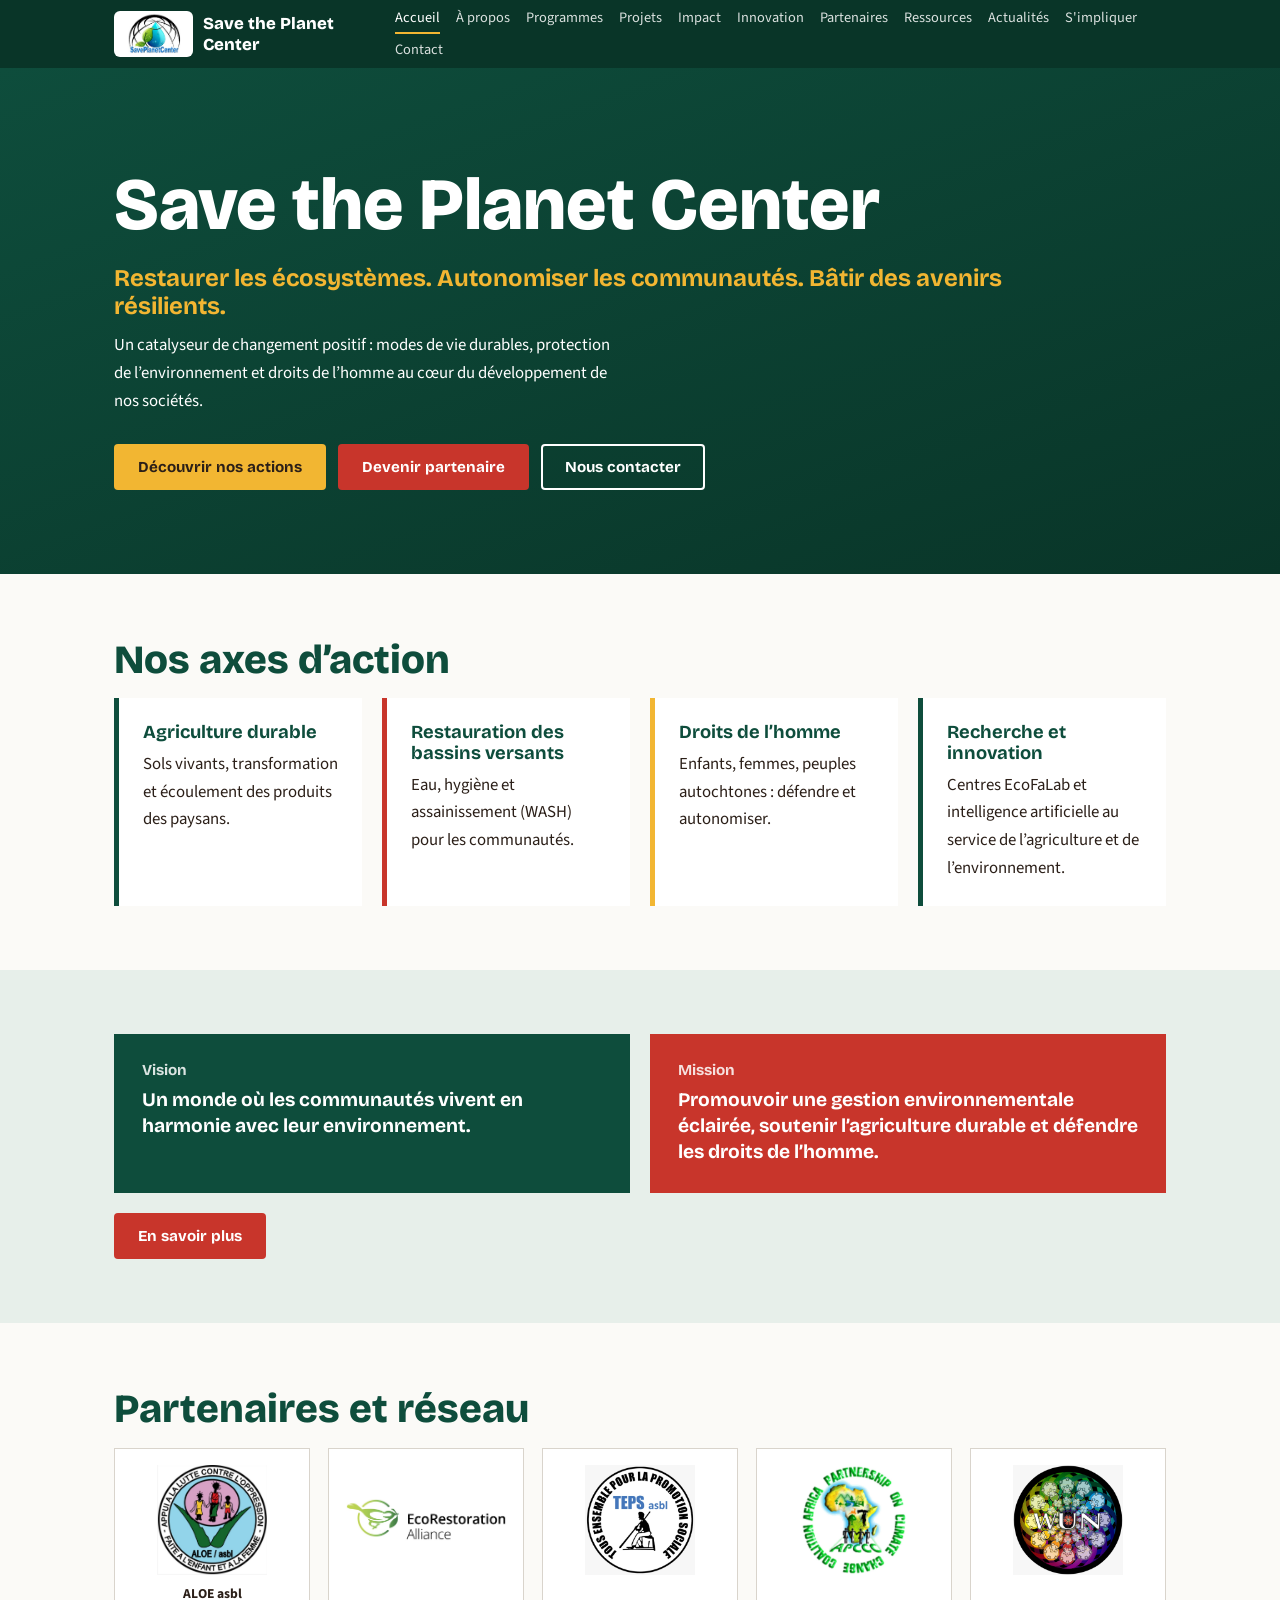
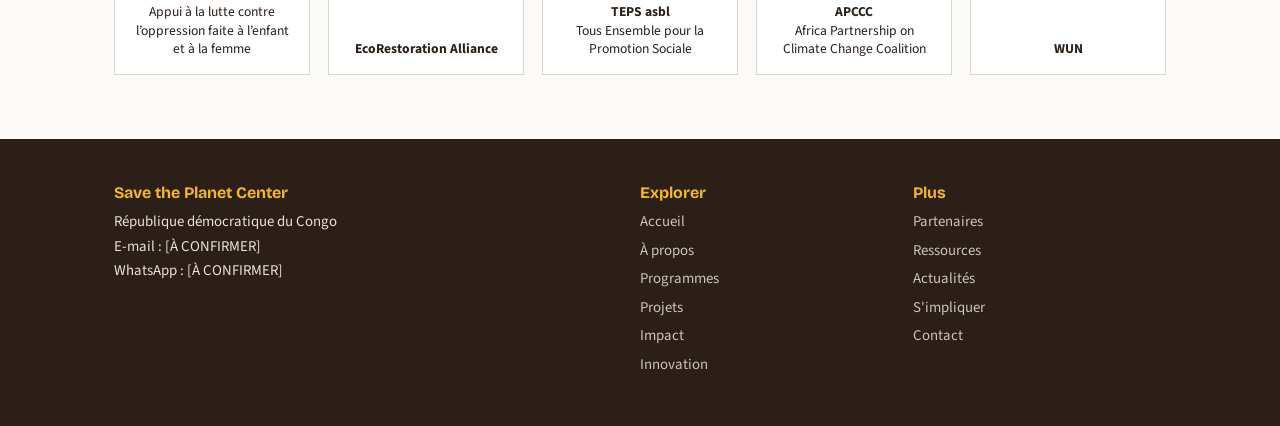
<file: index.html>
<!DOCTYPE html><html lang="fr"><head><meta charset="utf-8"><meta name="viewport" content="width=device-width,initial-scale=1"><title>Accueil | Save the Planet Center</title><meta name="description" content="Save the Planet Center : environnement, agriculture durable et droits de l’homme en République démocratique du Congo."><link rel="preconnect" href="https://fonts.googleapis.com"><link href="https://fonts.googleapis.com/css2?family=Bricolage+Grotesque:opsz,wght@12..96,700;12..96,800&family=Source+Sans+3:wght@400;600&display=swap" rel="stylesheet"><link rel="stylesheet" href="style.css"></head><body>
<header><div class="w nav"><a class="brand" href="index.html"><img src="logo.png" alt="Logo Save the Planet Center"><span>Save the Planet Center</span></a><button class="menu" aria-expanded="false" aria-controls="mn" onclick="var n=document.getElementById('mn');var o=n.classList.toggle('open');this.setAttribute('aria-expanded',o)">Menu</button><nav id="mn" aria-label="Menu principal"><ul><li><a href="index.html" aria-current=page>Accueil</a></li><li><a href="about.html">À propos</a></li><li><a href="programs.html">Programmes</a></li><li><a href="projects.html">Projets</a></li><li><a href="impact.html">Impact</a></li><li><a href="innovation.html">Innovation</a></li><li><a href="partners.html">Partenaires</a></li><li><a href="resources.html">Ressources</a></li><li><a href="news.html">Actualités</a></li><li><a href="get-involved.html">S'impliquer</a></li><li><a href="contact.html">Contact</a></li></ul></nav></div></header>
<main><section class="hero"><div class="w"><h1>Save the Planet Center</h1><p class="tag">Restaurer les écosystèmes. Autonomiser les communautés. Bâtir des avenirs résilients.</p>
<p>Un catalyseur de changement positif : modes de vie durables, protection de l’environnement et droits de l’homme au cœur du développement de nos sociétés.</p>
<div class="cta"><a class="btn sun" href="programs.html">Découvrir nos actions</a><a class="btn red" href="get-involved.html">Devenir partenaire</a><a class="btn gh" href="contact.html">Nous contacter</a></div></div></section>
<section><div class="w"><h2>Nos axes d’action</h2><div class="g g4"><article class="card"><h3>Agriculture durable</h3><p>Sols vivants, transformation et écoulement des produits des paysans.</p></article><article class="card"><h3>Restauration des bassins versants</h3><p>Eau, hygiène et assainissement (WASH) pour les communautés.</p></article><article class="card"><h3>Droits de l’homme</h3><p>Enfants, femmes, peuples autochtones : défendre et autonomiser.</p></article><article class="card"><h3>Recherche et innovation</h3><p>Centres EcoFaLab et intelligence artificielle au service de l’agriculture et de l’environnement.</p></article></div></div></section>
<section class="alt"><div class="w"><div class="vm"><div><h3>Vision</h3><p>Un monde où les communautés vivent en harmonie avec leur environnement.</p></div><div><h3>Mission</h3><p>Promouvoir une gestion environnementale éclairée, soutenir l’agriculture durable et défendre les droits de l’homme.</p></div></div><p style="margin-top:20px"><a class="btn red" href="about.html">En savoir plus</a></p></div></section>
<section><div class="w"><h2>Partenaires et réseau</h2><div class="logos"><figure><img src="aloe.png" alt="Logo ALOE asbl"><figcaption><strong>ALOE asbl</strong><br>Appui à la lutte contre l’oppression faite à l’enfant et à la femme</figcaption></figure><figure><img src="eco-restoration-alliance.png" alt="Logo EcoRestoration Alliance"><figcaption><strong>EcoRestoration Alliance</strong></figcaption></figure><figure><img src="teps.png" alt="Logo TEPS asbl"><figcaption><strong>TEPS asbl</strong><br>Tous Ensemble pour la Promotion Sociale</figcaption></figure><figure><img src="apccc.png" alt="Logo APCCC"><figcaption><strong>APCCC</strong><br>Africa Partnership on Climate Change Coalition</figcaption></figure><figure><img src="wun.png" alt="Logo WUN"><figcaption><strong>WUN</strong></figcaption></figure></div></div></section></main>
<footer><div class="w g"><div><h4>Save the Planet Center</h4><p>République démocratique du Congo<br>E-mail : [À CONFIRMER]<br>WhatsApp : [À CONFIRMER]</p></div><div><h4>Explorer</h4><a href="index.html">Accueil</a><a href="about.html">À propos</a><a href="programs.html">Programmes</a><a href="projects.html">Projets</a><a href="impact.html">Impact</a><a href="innovation.html">Innovation</a></div><div><h4>Plus</h4><a href="partners.html">Partenaires</a><a href="resources.html">Ressources</a><a href="news.html">Actualités</a><a href="get-involved.html">S'impliquer</a><a href="contact.html">Contact</a></div></div></footer></body></html>
</file>
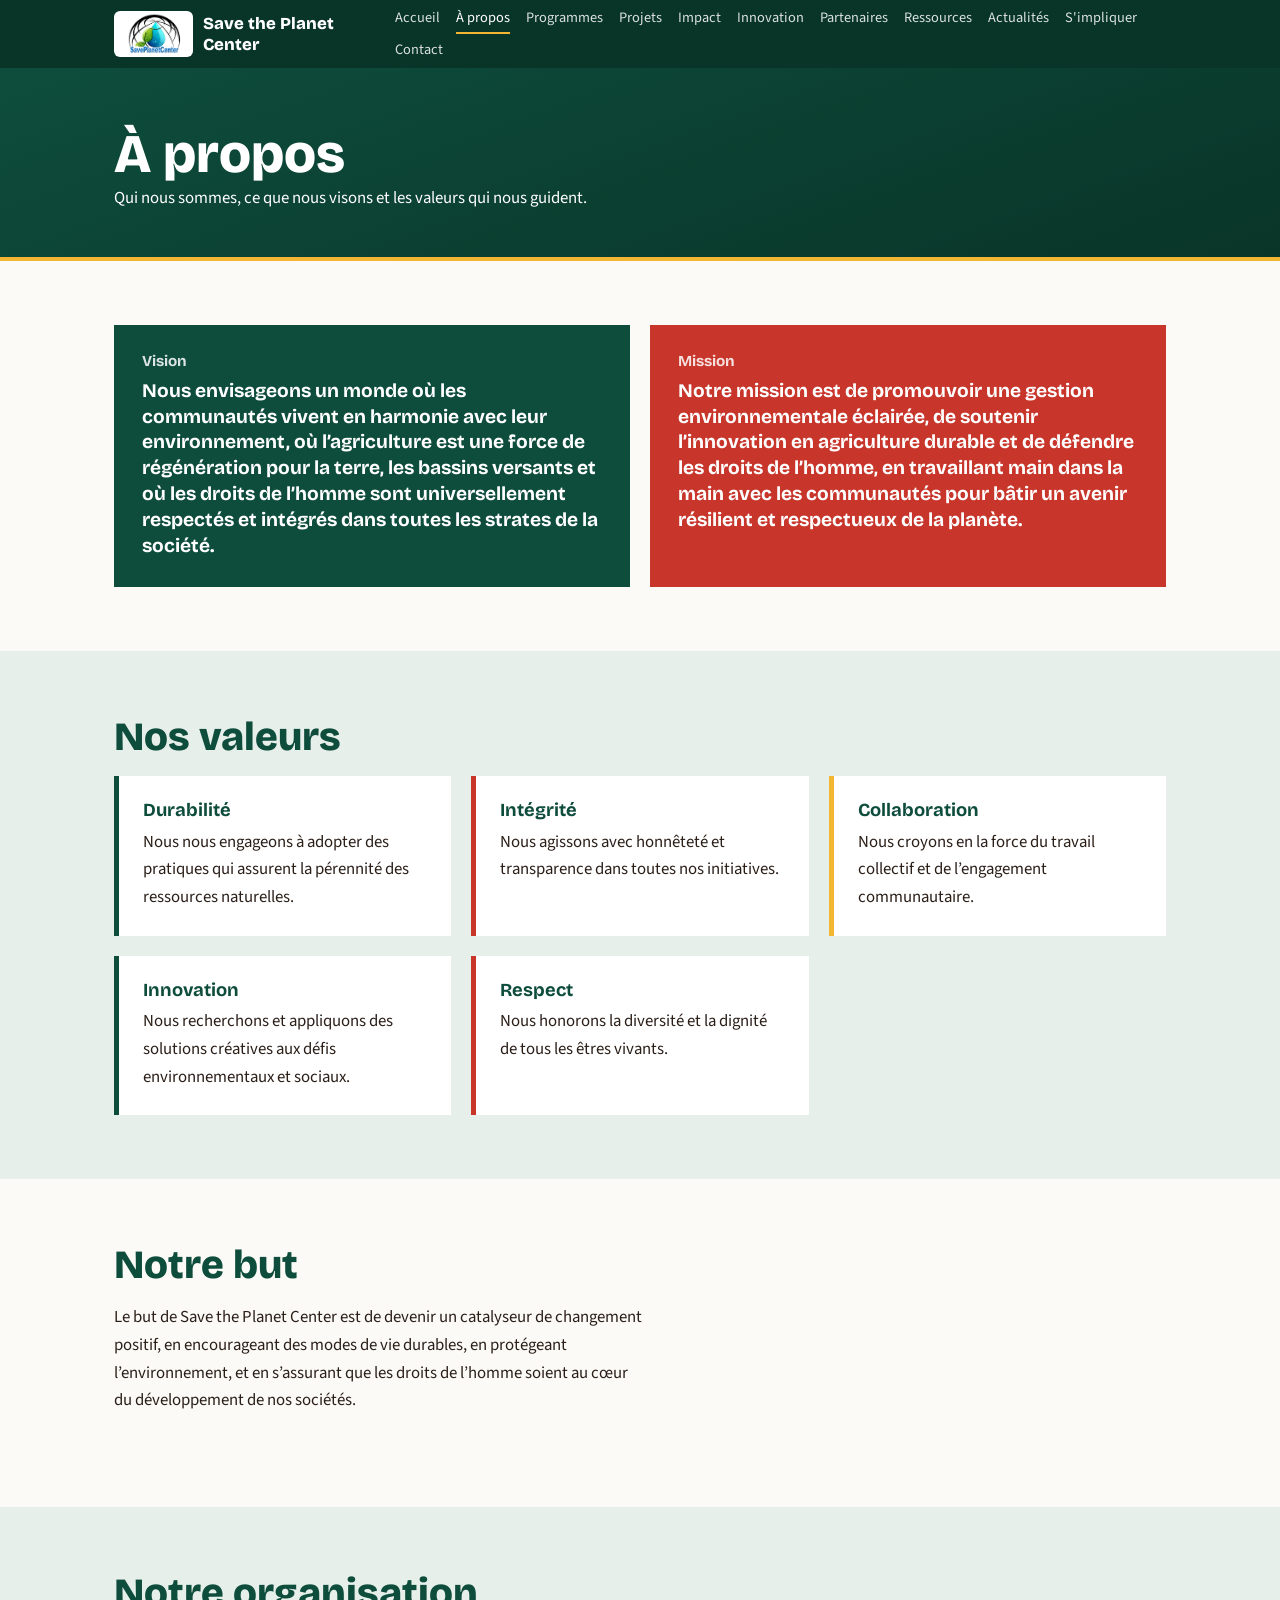
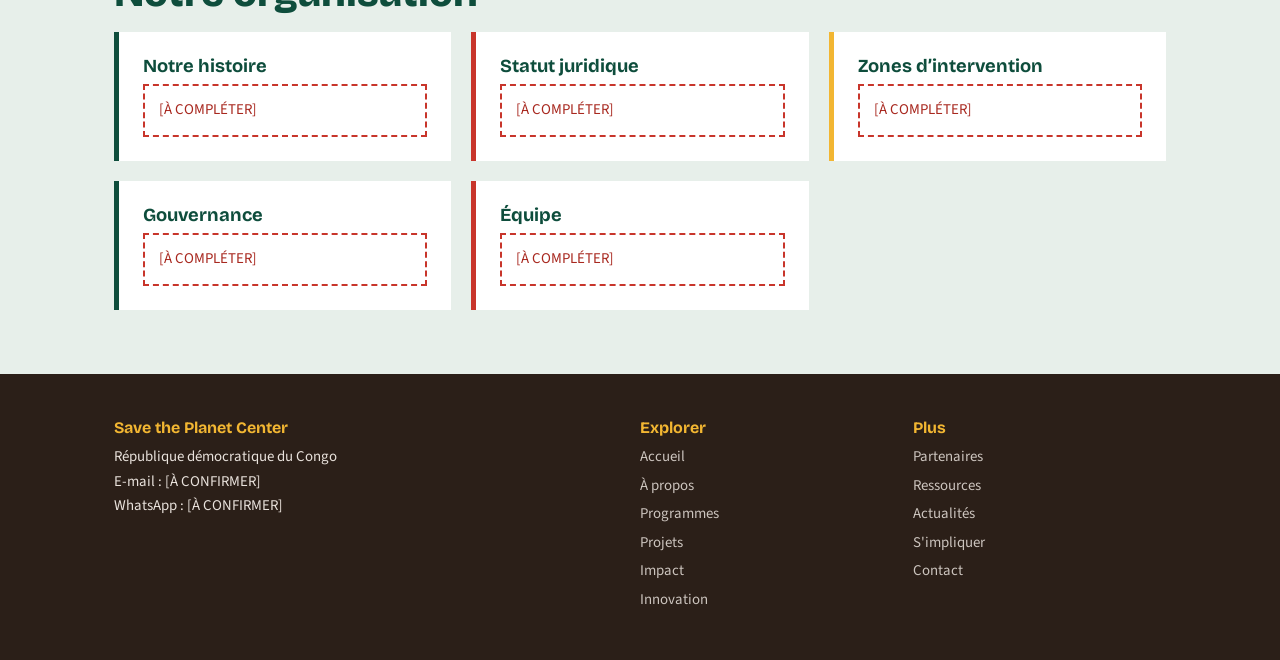
<file: about.html>
<!DOCTYPE html><html lang="fr"><head><meta charset="utf-8"><meta name="viewport" content="width=device-width,initial-scale=1"><title>À propos | Save the Planet Center</title><meta name="description" content="Vision, mission, valeurs et but de Save the Planet Center."><link rel="preconnect" href="https://fonts.googleapis.com"><link href="https://fonts.googleapis.com/css2?family=Bricolage+Grotesque:opsz,wght@12..96,700;12..96,800&family=Source+Sans+3:wght@400;600&display=swap" rel="stylesheet"><link rel="stylesheet" href="style.css"></head><body>
<header><div class="w nav"><a class="brand" href="index.html"><img src="logo.png" alt="Logo Save the Planet Center"><span>Save the Planet Center</span></a><button class="menu" aria-expanded="false" aria-controls="mn" onclick="var n=document.getElementById('mn');var o=n.classList.toggle('open');this.setAttribute('aria-expanded',o)">Menu</button><nav id="mn" aria-label="Menu principal"><ul><li><a href="index.html">Accueil</a></li><li><a href="about.html" aria-current=page>À propos</a></li><li><a href="programs.html">Programmes</a></li><li><a href="projects.html">Projets</a></li><li><a href="impact.html">Impact</a></li><li><a href="innovation.html">Innovation</a></li><li><a href="partners.html">Partenaires</a></li><li><a href="resources.html">Ressources</a></li><li><a href="news.html">Actualités</a></li><li><a href="get-involved.html">S'impliquer</a></li><li><a href="contact.html">Contact</a></li></ul></nav></div></header>
<main><div class="banner"><div class="w"><h1>À propos</h1><p>Qui nous sommes, ce que nous visons et les valeurs qui nous guident.</p></div></div>
<section><div class="w"><div class="vm"><div><h3>Vision</h3><p>Nous envisageons un monde où les communautés vivent en harmonie avec leur environnement, où l’agriculture est une force de régénération pour la terre, les bassins versants et où les droits de l’homme sont universellement respectés et intégrés dans toutes les strates de la société.</p></div>
<div><h3>Mission</h3><p>Notre mission est de promouvoir une gestion environnementale éclairée, de soutenir l’innovation en agriculture durable et de défendre les droits de l’homme, en travaillant main dans la main avec les communautés pour bâtir un avenir résilient et respectueux de la planète.</p></div></div></div></section>
<section class="alt"><div class="w"><h2>Nos valeurs</h2><div class="g"><article class="card"><h3>Durabilité</h3><p>Nous nous engageons à adopter des pratiques qui assurent la pérennité des ressources naturelles.</p></article><article class="card"><h3>Intégrité</h3><p>Nous agissons avec honnêteté et transparence dans toutes nos initiatives.</p></article><article class="card"><h3>Collaboration</h3><p>Nous croyons en la force du travail collectif et de l’engagement communautaire.</p></article><article class="card"><h3>Innovation</h3><p>Nous recherchons et appliquons des solutions créatives aux défis environnementaux et sociaux.</p></article><article class="card"><h3>Respect</h3><p>Nous honorons la diversité et la dignité de tous les êtres vivants.</p></article></div></div></section>
<section><div class="w"><h2>Notre but</h2><p class="lead">Le but de Save the Planet Center est de devenir un catalyseur de changement positif, en encourageant des modes de vie durables, en protégeant l’environnement, et en s’assurant que les droits de l’homme soient au cœur du développement de nos sociétés.</p></div></section>
<section class="alt"><div class="w"><h2>Notre organisation</h2><div class="g"><article class="card"><h3>Notre histoire</h3><p class="todo">[À COMPLÉTER]</p></article><article class="card"><h3>Statut juridique</h3><p class="todo">[À COMPLÉTER]</p></article><article class="card"><h3>Zones d’intervention</h3><p class="todo">[À COMPLÉTER]</p></article><article class="card"><h3>Gouvernance</h3><p class="todo">[À COMPLÉTER]</p></article><article class="card"><h3>Équipe</h3><p class="todo">[À COMPLÉTER]</p></article></div></div></section></main>
<footer><div class="w g"><div><h4>Save the Planet Center</h4><p>République démocratique du Congo<br>E-mail : [À CONFIRMER]<br>WhatsApp : [À CONFIRMER]</p></div><div><h4>Explorer</h4><a href="index.html">Accueil</a><a href="about.html">À propos</a><a href="programs.html">Programmes</a><a href="projects.html">Projets</a><a href="impact.html">Impact</a><a href="innovation.html">Innovation</a></div><div><h4>Plus</h4><a href="partners.html">Partenaires</a><a href="resources.html">Ressources</a><a href="news.html">Actualités</a><a href="get-involved.html">S'impliquer</a><a href="contact.html">Contact</a></div></div></footer></body></html>
</file>
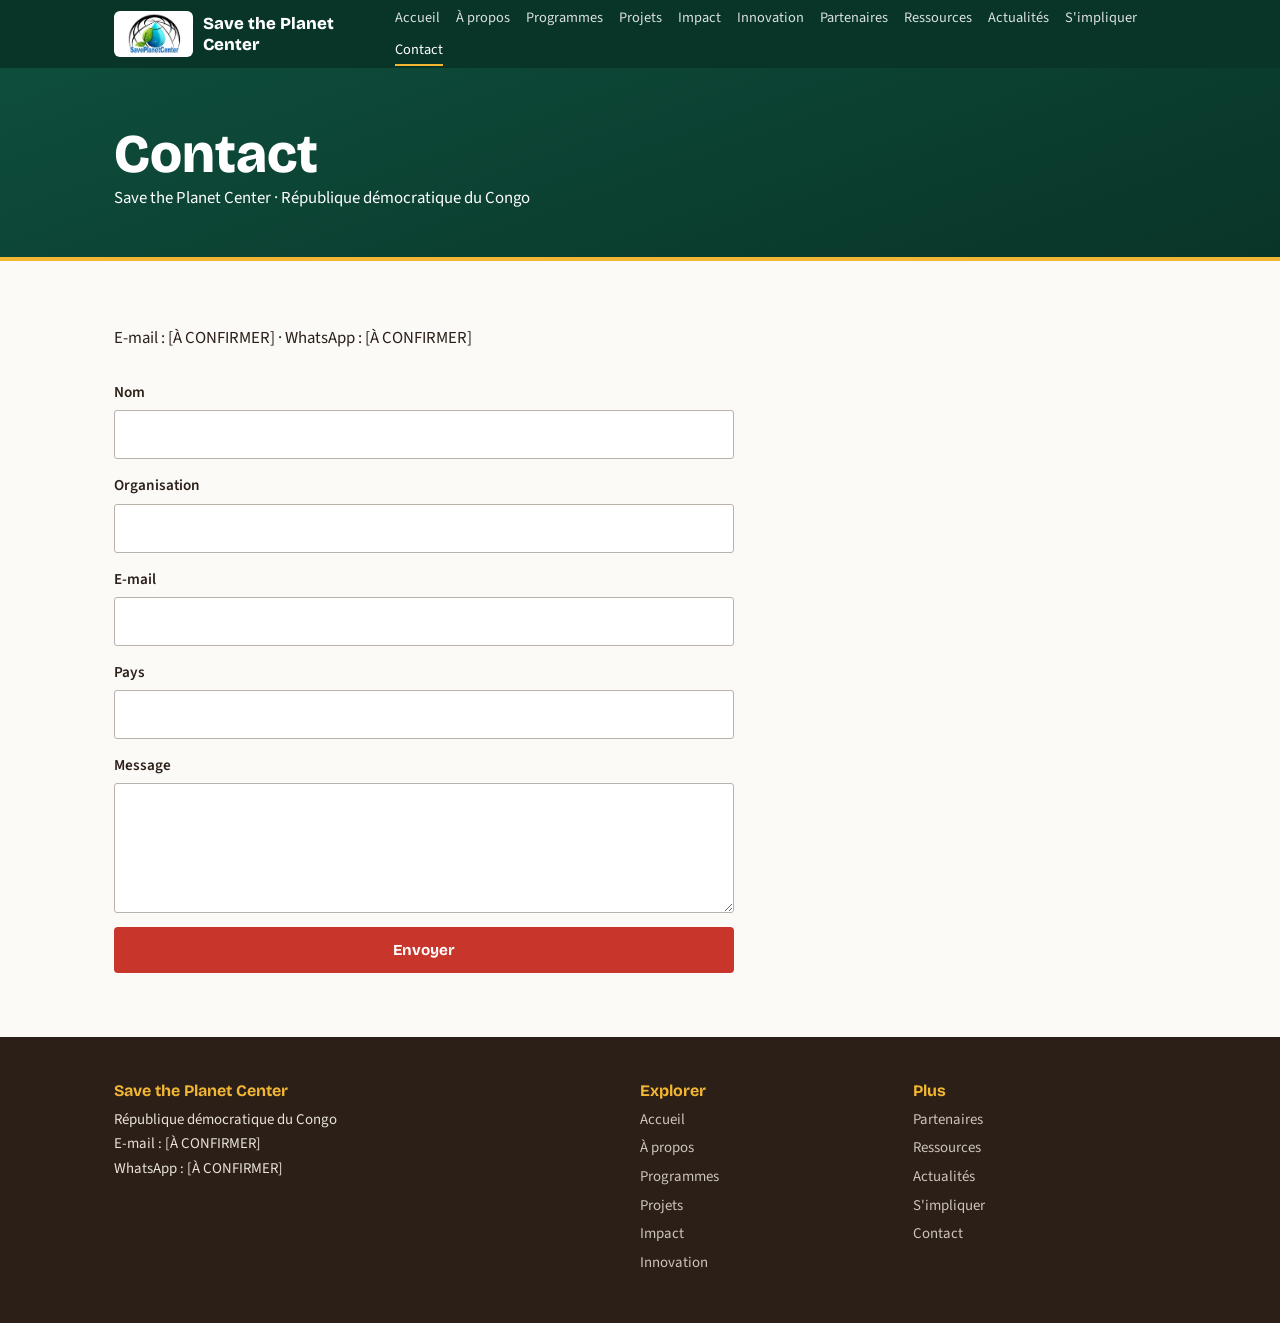
<file: contact.html>
<!DOCTYPE html><html lang="fr"><head><meta charset="utf-8"><meta name="viewport" content="width=device-width,initial-scale=1"><title>Contact | Save the Planet Center</title><meta name="description" content="Contactez Save the Planet Center."><link rel="preconnect" href="https://fonts.googleapis.com"><link href="https://fonts.googleapis.com/css2?family=Bricolage+Grotesque:opsz,wght@12..96,700;12..96,800&family=Source+Sans+3:wght@400;600&display=swap" rel="stylesheet"><link rel="stylesheet" href="style.css"></head><body>
<header><div class="w nav"><a class="brand" href="index.html"><img src="logo.png" alt="Logo Save the Planet Center"><span>Save the Planet Center</span></a><button class="menu" aria-expanded="false" aria-controls="mn" onclick="var n=document.getElementById('mn');var o=n.classList.toggle('open');this.setAttribute('aria-expanded',o)">Menu</button><nav id="mn" aria-label="Menu principal"><ul><li><a href="index.html">Accueil</a></li><li><a href="about.html">À propos</a></li><li><a href="programs.html">Programmes</a></li><li><a href="projects.html">Projets</a></li><li><a href="impact.html">Impact</a></li><li><a href="innovation.html">Innovation</a></li><li><a href="partners.html">Partenaires</a></li><li><a href="resources.html">Ressources</a></li><li><a href="news.html">Actualités</a></li><li><a href="get-involved.html">S'impliquer</a></li><li><a href="contact.html" aria-current=page>Contact</a></li></ul></nav></div></header>
<main><div class="banner"><div class="w"><h1>Contact</h1><p>Save the Planet Center · République démocratique du Congo</p></div></div><section><div class="w"><p class="lead">E-mail : [À CONFIRMER] · WhatsApp : [À CONFIRMER]</p>
<form action="mailto:ADRESSE-A-CONFIRMER@exemple.org" method="post" enctype="text/plain"><label>Nom<input name="nom" required></label><label>Organisation<input name="organisation"></label><label>E-mail<input type="email" name="email" required></label><label>Pays<input name="pays"></label><label>Message<textarea name="message" required></textarea></label><button class="btn red" type="submit">Envoyer</button></form></div></section></main>
<footer><div class="w g"><div><h4>Save the Planet Center</h4><p>République démocratique du Congo<br>E-mail : [À CONFIRMER]<br>WhatsApp : [À CONFIRMER]</p></div><div><h4>Explorer</h4><a href="index.html">Accueil</a><a href="about.html">À propos</a><a href="programs.html">Programmes</a><a href="projects.html">Projets</a><a href="impact.html">Impact</a><a href="innovation.html">Innovation</a></div><div><h4>Plus</h4><a href="partners.html">Partenaires</a><a href="resources.html">Ressources</a><a href="news.html">Actualités</a><a href="get-involved.html">S'impliquer</a><a href="contact.html">Contact</a></div></div></footer></body></html>
</file>
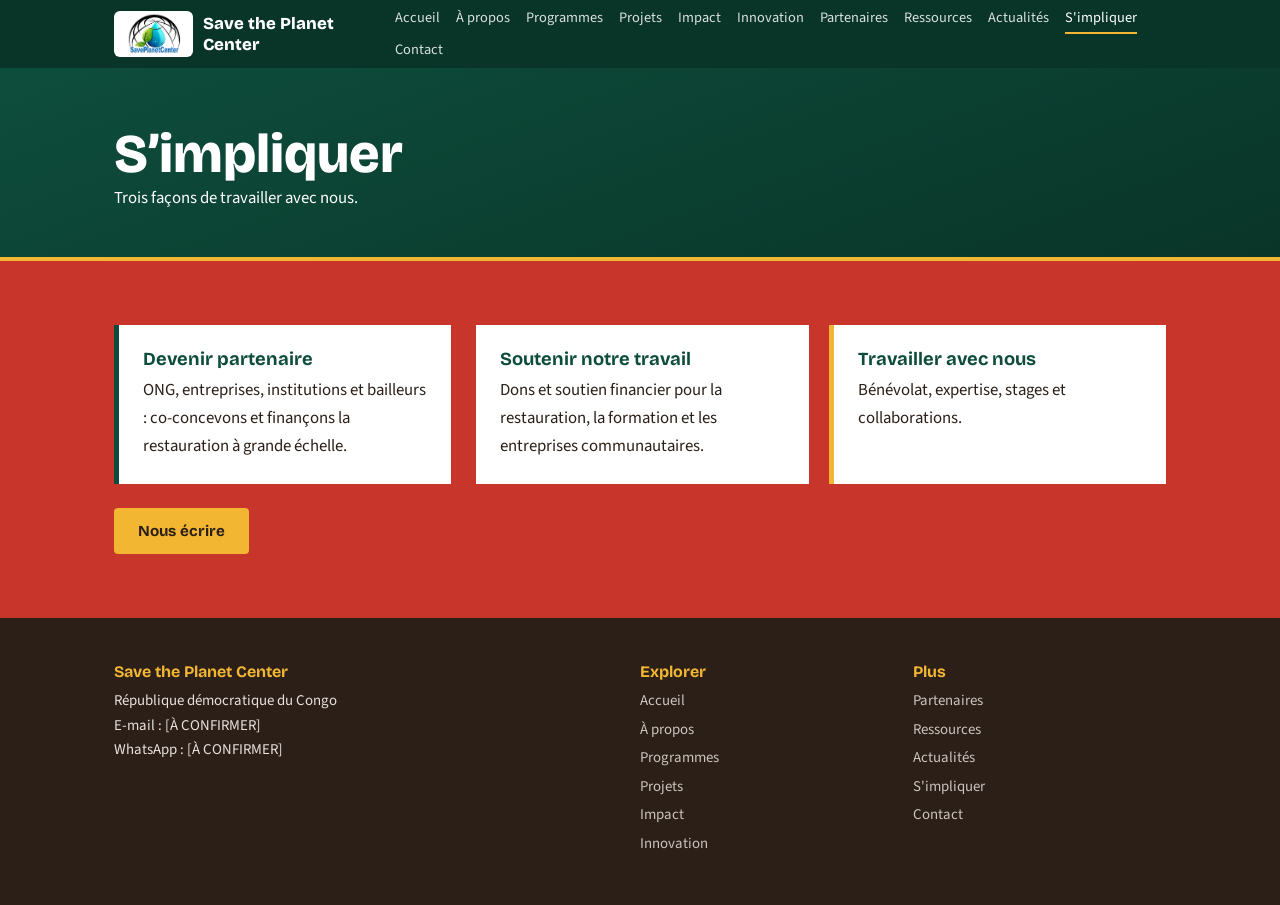
<file: get-involved.html>
<!DOCTYPE html><html lang="fr"><head><meta charset="utf-8"><meta name="viewport" content="width=device-width,initial-scale=1"><title>S’impliquer | Save the Planet Center</title><meta name="description" content="Partenariat, soutien et collaboration."><link rel="preconnect" href="https://fonts.googleapis.com"><link href="https://fonts.googleapis.com/css2?family=Bricolage+Grotesque:opsz,wght@12..96,700;12..96,800&family=Source+Sans+3:wght@400;600&display=swap" rel="stylesheet"><link rel="stylesheet" href="style.css"></head><body>
<header><div class="w nav"><a class="brand" href="index.html"><img src="logo.png" alt="Logo Save the Planet Center"><span>Save the Planet Center</span></a><button class="menu" aria-expanded="false" aria-controls="mn" onclick="var n=document.getElementById('mn');var o=n.classList.toggle('open');this.setAttribute('aria-expanded',o)">Menu</button><nav id="mn" aria-label="Menu principal"><ul><li><a href="index.html">Accueil</a></li><li><a href="about.html">À propos</a></li><li><a href="programs.html">Programmes</a></li><li><a href="projects.html">Projets</a></li><li><a href="impact.html">Impact</a></li><li><a href="innovation.html">Innovation</a></li><li><a href="partners.html">Partenaires</a></li><li><a href="resources.html">Ressources</a></li><li><a href="news.html">Actualités</a></li><li><a href="get-involved.html" aria-current=page>S'impliquer</a></li><li><a href="contact.html">Contact</a></li></ul></nav></div></header>
<main><div class="banner"><div class="w"><h1>S’impliquer</h1><p>Trois façons de travailler avec nous.</p></div></div><section class="join"><div class="w"><div class="g"><article class="card"><h3>Devenir partenaire</h3><p>ONG, entreprises, institutions et bailleurs : co-concevons et finançons la restauration à grande échelle.</p></article><article class="card"><h3>Soutenir notre travail</h3><p>Dons et soutien financier pour la restauration, la formation et les entreprises communautaires.</p></article><article class="card"><h3>Travailler avec nous</h3><p>Bénévolat, expertise, stages et collaborations.</p></article></div><p style="margin-top:24px"><a class="btn sun" href="contact.html">Nous écrire</a></p></div></section></main>
<footer><div class="w g"><div><h4>Save the Planet Center</h4><p>République démocratique du Congo<br>E-mail : [À CONFIRMER]<br>WhatsApp : [À CONFIRMER]</p></div><div><h4>Explorer</h4><a href="index.html">Accueil</a><a href="about.html">À propos</a><a href="programs.html">Programmes</a><a href="projects.html">Projets</a><a href="impact.html">Impact</a><a href="innovation.html">Innovation</a></div><div><h4>Plus</h4><a href="partners.html">Partenaires</a><a href="resources.html">Ressources</a><a href="news.html">Actualités</a><a href="get-involved.html">S'impliquer</a><a href="contact.html">Contact</a></div></div></footer></body></html>
</file>
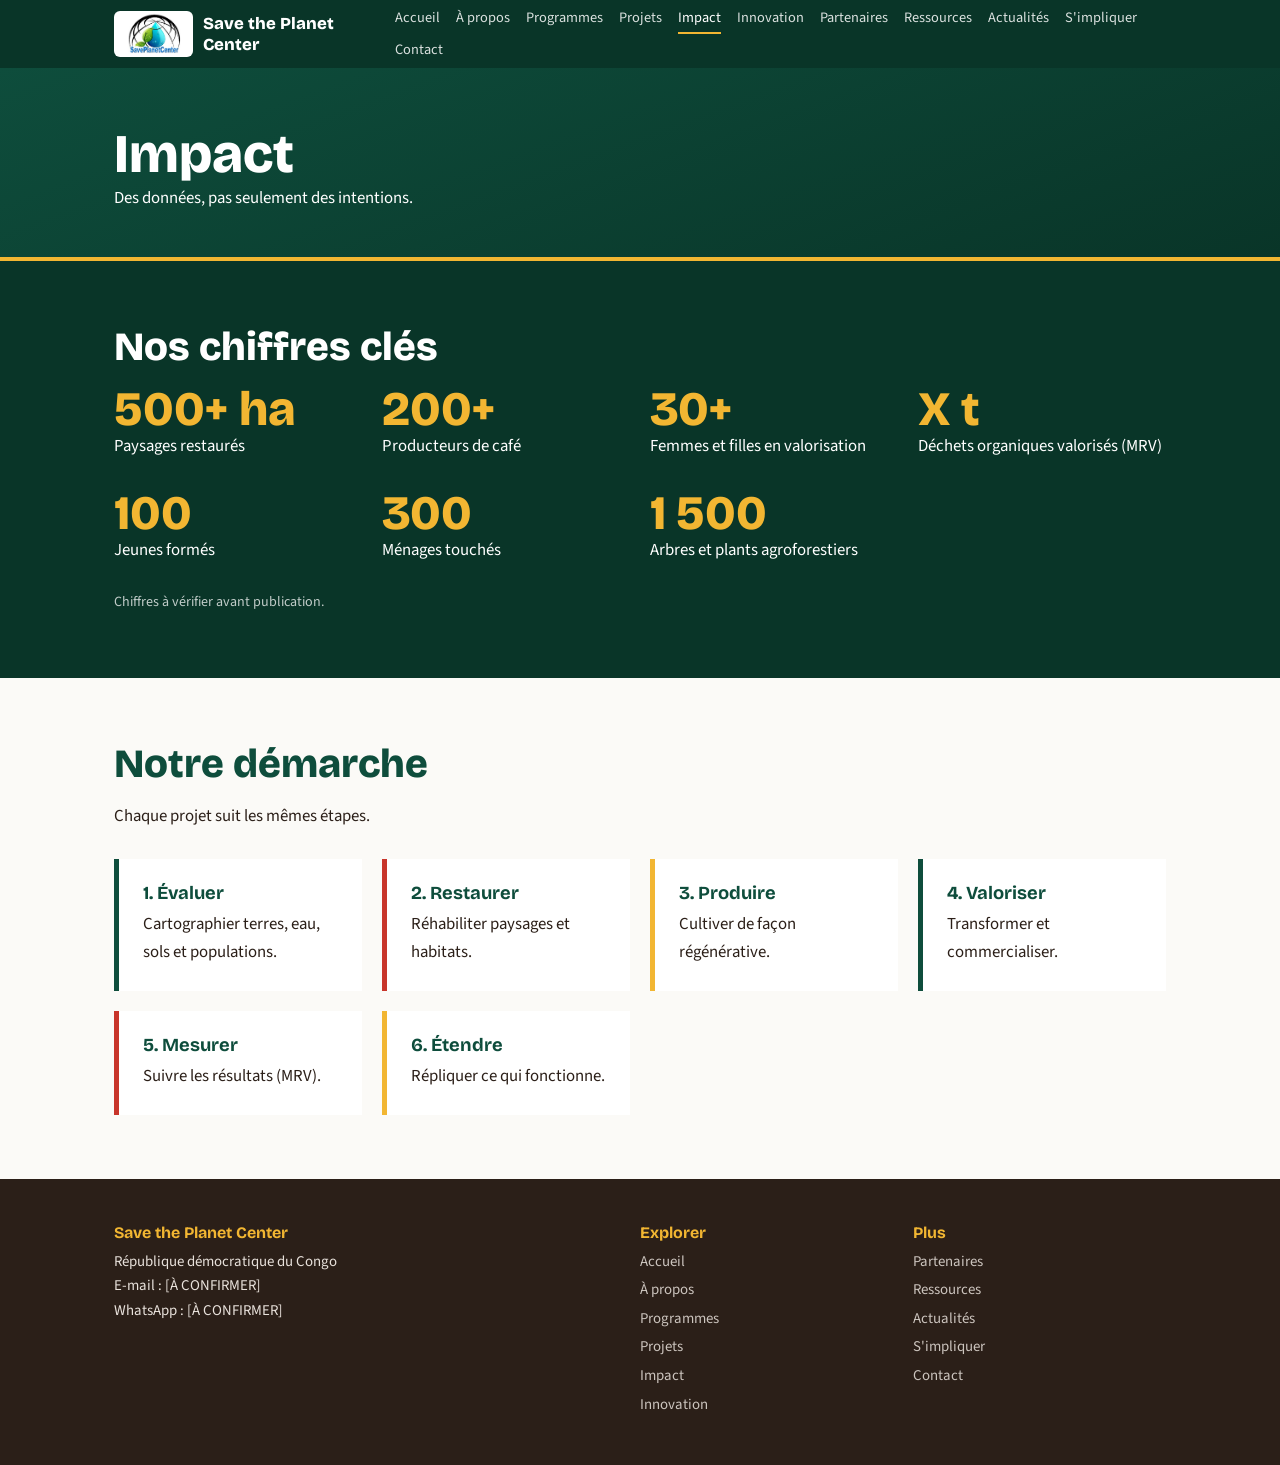
<file: impact.html>
<!DOCTYPE html><html lang="fr"><head><meta charset="utf-8"><meta name="viewport" content="width=device-width,initial-scale=1"><title>Impact | Save the Planet Center</title><meta name="description" content="Résultats et démarche de Save the Planet Center."><link rel="preconnect" href="https://fonts.googleapis.com"><link href="https://fonts.googleapis.com/css2?family=Bricolage+Grotesque:opsz,wght@12..96,700;12..96,800&family=Source+Sans+3:wght@400;600&display=swap" rel="stylesheet"><link rel="stylesheet" href="style.css"></head><body>
<header><div class="w nav"><a class="brand" href="index.html"><img src="logo.png" alt="Logo Save the Planet Center"><span>Save the Planet Center</span></a><button class="menu" aria-expanded="false" aria-controls="mn" onclick="var n=document.getElementById('mn');var o=n.classList.toggle('open');this.setAttribute('aria-expanded',o)">Menu</button><nav id="mn" aria-label="Menu principal"><ul><li><a href="index.html">Accueil</a></li><li><a href="about.html">À propos</a></li><li><a href="programs.html">Programmes</a></li><li><a href="projects.html">Projets</a></li><li><a href="impact.html" aria-current=page>Impact</a></li><li><a href="innovation.html">Innovation</a></li><li><a href="partners.html">Partenaires</a></li><li><a href="resources.html">Ressources</a></li><li><a href="news.html">Actualités</a></li><li><a href="get-involved.html">S'impliquer</a></li><li><a href="contact.html">Contact</a></li></ul></nav></div></header>
<main><div class="banner"><div class="w"><h1>Impact</h1><p>Des données, pas seulement des intentions.</p></div></div>
<section class="dark"><div class="w"><h2>Nos chiffres clés</h2><div class="stats"><div><b>500+ ha</b>Paysages restaurés</div><div><b>200+</b>Producteurs de café</div><div><b>30+</b>Femmes et filles en valorisation</div><div><b>X t</b>Déchets organiques valorisés (MRV)</div><div><b>100</b>Jeunes formés</div><div><b>300</b>Ménages touchés</div><div><b>1 500</b>Arbres et plants agroforestiers</div></div><p style="margin-top:26px;font-size:.88rem;opacity:.75">Chiffres à vérifier avant publication.</p></div></section>
<section><div class="w"><h2>Notre démarche</h2><p class="lead">Chaque projet suit les mêmes étapes.</p><div class="g g4"><article class="card"><h3>1. Évaluer</h3><p>Cartographier terres, eau, sols et populations.</p></article><article class="card"><h3>2. Restaurer</h3><p>Réhabiliter paysages et habitats.</p></article><article class="card"><h3>3. Produire</h3><p>Cultiver de façon régénérative.</p></article><article class="card"><h3>4. Valoriser</h3><p>Transformer et commercialiser.</p></article><article class="card"><h3>5. Mesurer</h3><p>Suivre les résultats (MRV).</p></article><article class="card"><h3>6. Étendre</h3><p>Répliquer ce qui fonctionne.</p></article></div></div></section></main>
<footer><div class="w g"><div><h4>Save the Planet Center</h4><p>République démocratique du Congo<br>E-mail : [À CONFIRMER]<br>WhatsApp : [À CONFIRMER]</p></div><div><h4>Explorer</h4><a href="index.html">Accueil</a><a href="about.html">À propos</a><a href="programs.html">Programmes</a><a href="projects.html">Projets</a><a href="impact.html">Impact</a><a href="innovation.html">Innovation</a></div><div><h4>Plus</h4><a href="partners.html">Partenaires</a><a href="resources.html">Ressources</a><a href="news.html">Actualités</a><a href="get-involved.html">S'impliquer</a><a href="contact.html">Contact</a></div></div></footer></body></html>
</file>
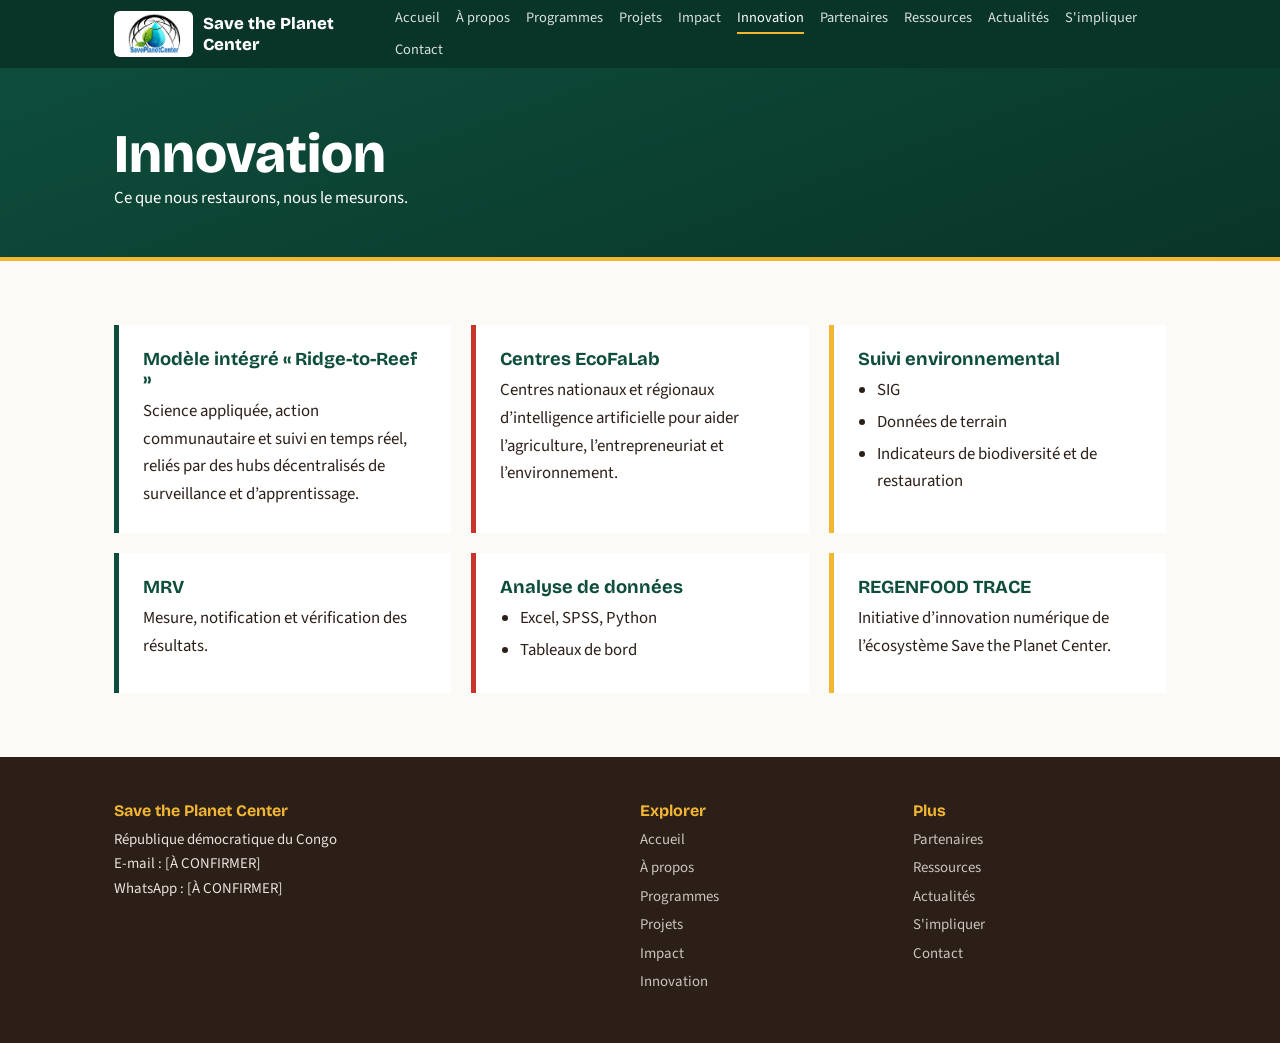
<file: innovation.html>
<!DOCTYPE html><html lang="fr"><head><meta charset="utf-8"><meta name="viewport" content="width=device-width,initial-scale=1"><title>Innovation | Save the Planet Center</title><meta name="description" content="Innovation, données et intelligence artificielle."><link rel="preconnect" href="https://fonts.googleapis.com"><link href="https://fonts.googleapis.com/css2?family=Bricolage+Grotesque:opsz,wght@12..96,700;12..96,800&family=Source+Sans+3:wght@400;600&display=swap" rel="stylesheet"><link rel="stylesheet" href="style.css"></head><body>
<header><div class="w nav"><a class="brand" href="index.html"><img src="logo.png" alt="Logo Save the Planet Center"><span>Save the Planet Center</span></a><button class="menu" aria-expanded="false" aria-controls="mn" onclick="var n=document.getElementById('mn');var o=n.classList.toggle('open');this.setAttribute('aria-expanded',o)">Menu</button><nav id="mn" aria-label="Menu principal"><ul><li><a href="index.html">Accueil</a></li><li><a href="about.html">À propos</a></li><li><a href="programs.html">Programmes</a></li><li><a href="projects.html">Projets</a></li><li><a href="impact.html">Impact</a></li><li><a href="innovation.html" aria-current=page>Innovation</a></li><li><a href="partners.html">Partenaires</a></li><li><a href="resources.html">Ressources</a></li><li><a href="news.html">Actualités</a></li><li><a href="get-involved.html">S'impliquer</a></li><li><a href="contact.html">Contact</a></li></ul></nav></div></header>
<main><div class="banner"><div class="w"><h1>Innovation</h1><p>Ce que nous restaurons, nous le mesurons.</p></div></div>
<section><div class="w"><div class="g"><article class="card"><h3>Modèle intégré « Ridge-to-Reef »</h3><p>Science appliquée, action communautaire et suivi en temps réel, reliés par des hubs décentralisés de surveillance et d’apprentissage.</p></article><article class="card"><h3>Centres EcoFaLab</h3><p>Centres nationaux et régionaux d’intelligence artificielle pour aider l’agriculture, l’entrepreneuriat et l’environnement.</p></article><article class="card"><h3>Suivi environnemental</h3><ul><li>SIG</li><li>Données de terrain</li><li>Indicateurs de biodiversité et de restauration</li></ul></article><article class="card"><h3>MRV</h3><p>Mesure, notification et vérification des résultats.</p></article><article class="card"><h3>Analyse de données</h3><ul><li>Excel, SPSS, Python</li><li>Tableaux de bord</li></ul></article><article class="card"><h3>REGENFOOD TRACE</h3><p>Initiative d’innovation numérique de l’écosystème Save the Planet Center.</p></article></div></div></section></main>
<footer><div class="w g"><div><h4>Save the Planet Center</h4><p>République démocratique du Congo<br>E-mail : [À CONFIRMER]<br>WhatsApp : [À CONFIRMER]</p></div><div><h4>Explorer</h4><a href="index.html">Accueil</a><a href="about.html">À propos</a><a href="programs.html">Programmes</a><a href="projects.html">Projets</a><a href="impact.html">Impact</a><a href="innovation.html">Innovation</a></div><div><h4>Plus</h4><a href="partners.html">Partenaires</a><a href="resources.html">Ressources</a><a href="news.html">Actualités</a><a href="get-involved.html">S'impliquer</a><a href="contact.html">Contact</a></div></div></footer></body></html>
</file>
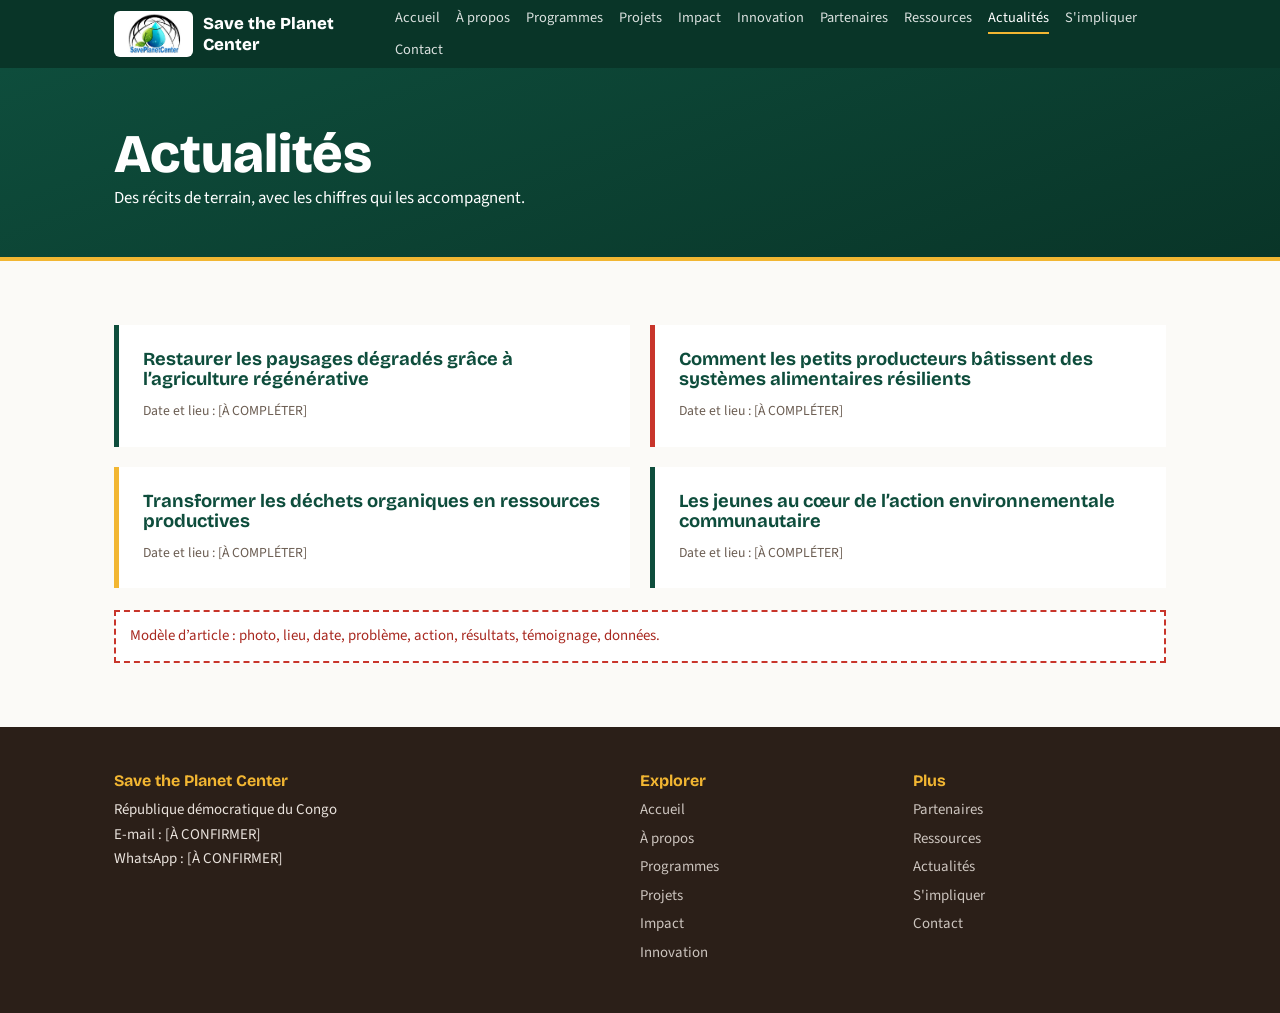
<file: news.html>
<!DOCTYPE html><html lang="fr"><head><meta charset="utf-8"><meta name="viewport" content="width=device-width,initial-scale=1"><title>Actualités | Save the Planet Center</title><meta name="description" content="Actualités."><link rel="preconnect" href="https://fonts.googleapis.com"><link href="https://fonts.googleapis.com/css2?family=Bricolage+Grotesque:opsz,wght@12..96,700;12..96,800&family=Source+Sans+3:wght@400;600&display=swap" rel="stylesheet"><link rel="stylesheet" href="style.css"></head><body>
<header><div class="w nav"><a class="brand" href="index.html"><img src="logo.png" alt="Logo Save the Planet Center"><span>Save the Planet Center</span></a><button class="menu" aria-expanded="false" aria-controls="mn" onclick="var n=document.getElementById('mn');var o=n.classList.toggle('open');this.setAttribute('aria-expanded',o)">Menu</button><nav id="mn" aria-label="Menu principal"><ul><li><a href="index.html">Accueil</a></li><li><a href="about.html">À propos</a></li><li><a href="programs.html">Programmes</a></li><li><a href="projects.html">Projets</a></li><li><a href="impact.html">Impact</a></li><li><a href="innovation.html">Innovation</a></li><li><a href="partners.html">Partenaires</a></li><li><a href="resources.html">Ressources</a></li><li><a href="news.html" aria-current=page>Actualités</a></li><li><a href="get-involved.html">S'impliquer</a></li><li><a href="contact.html">Contact</a></li></ul></nav></div></header>
<main><div class="banner"><div class="w"><h1>Actualités</h1><p>Des récits de terrain, avec les chiffres qui les accompagnent.</p></div></div><section><div class="w"><div class="g g2"><article class="card"><h3>Restaurer les paysages dégradés grâce à l’agriculture régénérative</h3><span class="meta">Date et lieu : [À COMPLÉTER]</span></article><article class="card"><h3>Comment les petits producteurs bâtissent des systèmes alimentaires résilients</h3><span class="meta">Date et lieu : [À COMPLÉTER]</span></article><article class="card"><h3>Transformer les déchets organiques en ressources productives</h3><span class="meta">Date et lieu : [À COMPLÉTER]</span></article><article class="card"><h3>Les jeunes au cœur de l’action environnementale communautaire</h3><span class="meta">Date et lieu : [À COMPLÉTER]</span></article></div><p class="todo" style="margin-top:22px">Modèle d’article : photo, lieu, date, problème, action, résultats, témoignage, données.</p></div></section></main>
<footer><div class="w g"><div><h4>Save the Planet Center</h4><p>République démocratique du Congo<br>E-mail : [À CONFIRMER]<br>WhatsApp : [À CONFIRMER]</p></div><div><h4>Explorer</h4><a href="index.html">Accueil</a><a href="about.html">À propos</a><a href="programs.html">Programmes</a><a href="projects.html">Projets</a><a href="impact.html">Impact</a><a href="innovation.html">Innovation</a></div><div><h4>Plus</h4><a href="partners.html">Partenaires</a><a href="resources.html">Ressources</a><a href="news.html">Actualités</a><a href="get-involved.html">S'impliquer</a><a href="contact.html">Contact</a></div></div></footer></body></html>
</file>
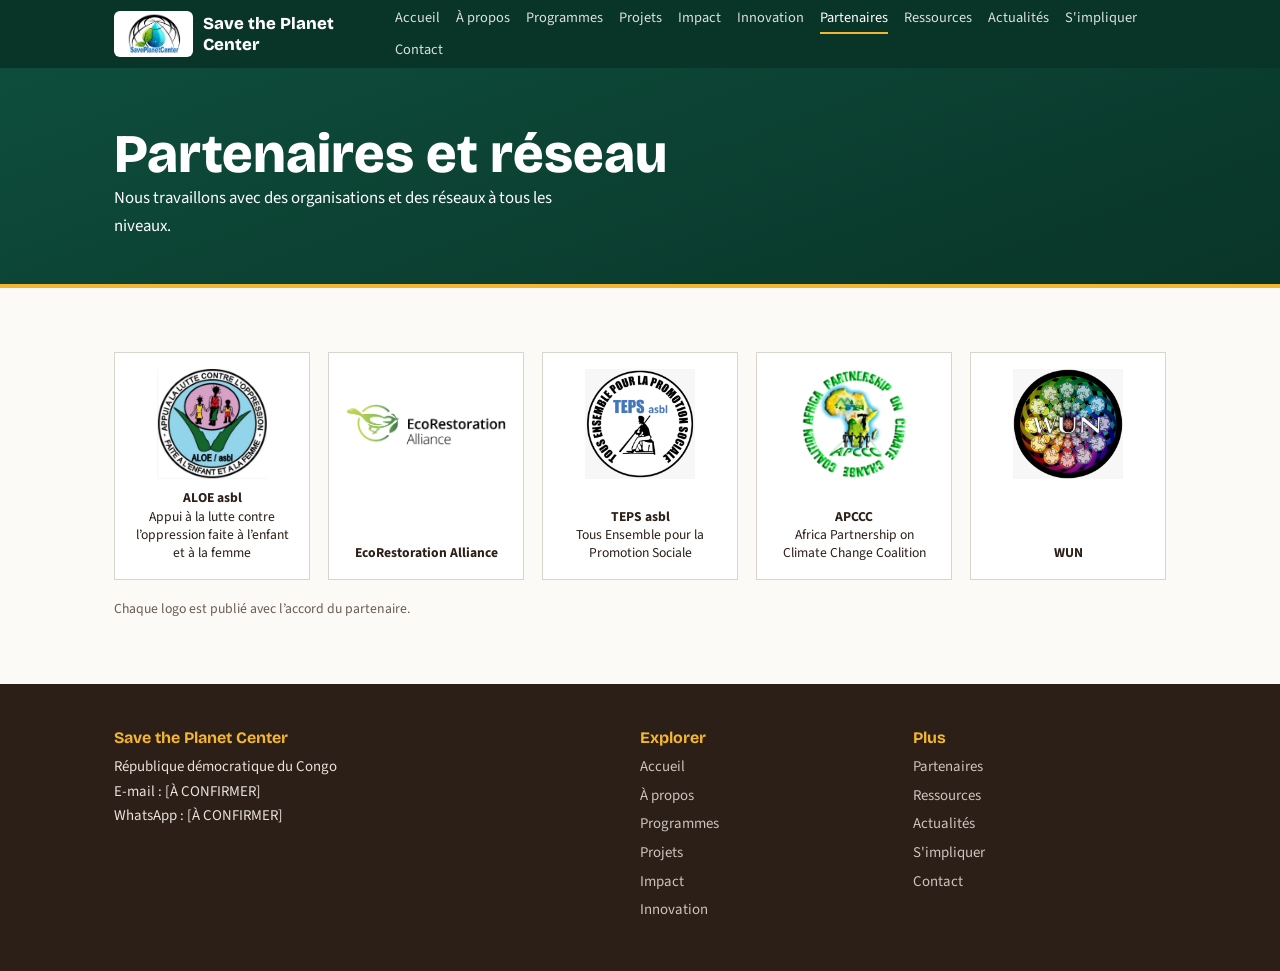
<file: partners.html>
<!DOCTYPE html><html lang="fr"><head><meta charset="utf-8"><meta name="viewport" content="width=device-width,initial-scale=1"><title>Partenaires | Save the Planet Center</title><meta name="description" content="Partenaires et réseau de Save the Planet Center."><link rel="preconnect" href="https://fonts.googleapis.com"><link href="https://fonts.googleapis.com/css2?family=Bricolage+Grotesque:opsz,wght@12..96,700;12..96,800&family=Source+Sans+3:wght@400;600&display=swap" rel="stylesheet"><link rel="stylesheet" href="style.css"></head><body>
<header><div class="w nav"><a class="brand" href="index.html"><img src="logo.png" alt="Logo Save the Planet Center"><span>Save the Planet Center</span></a><button class="menu" aria-expanded="false" aria-controls="mn" onclick="var n=document.getElementById('mn');var o=n.classList.toggle('open');this.setAttribute('aria-expanded',o)">Menu</button><nav id="mn" aria-label="Menu principal"><ul><li><a href="index.html">Accueil</a></li><li><a href="about.html">À propos</a></li><li><a href="programs.html">Programmes</a></li><li><a href="projects.html">Projets</a></li><li><a href="impact.html">Impact</a></li><li><a href="innovation.html">Innovation</a></li><li><a href="partners.html" aria-current=page>Partenaires</a></li><li><a href="resources.html">Ressources</a></li><li><a href="news.html">Actualités</a></li><li><a href="get-involved.html">S'impliquer</a></li><li><a href="contact.html">Contact</a></li></ul></nav></div></header>
<main><div class="banner"><div class="w"><h1>Partenaires et réseau</h1><p>Nous travaillons avec des organisations et des réseaux à tous les niveaux.</p></div></div><section><div class="w"><div class="logos"><figure><img src="aloe.png" alt="Logo ALOE asbl"><figcaption><strong>ALOE asbl</strong><br>Appui à la lutte contre l’oppression faite à l’enfant et à la femme</figcaption></figure><figure><img src="eco-restoration-alliance.png" alt="Logo EcoRestoration Alliance"><figcaption><strong>EcoRestoration Alliance</strong></figcaption></figure><figure><img src="teps.png" alt="Logo TEPS asbl"><figcaption><strong>TEPS asbl</strong><br>Tous Ensemble pour la Promotion Sociale</figcaption></figure><figure><img src="apccc.png" alt="Logo APCCC"><figcaption><strong>APCCC</strong><br>Africa Partnership on Climate Change Coalition</figcaption></figure><figure><img src="wun.png" alt="Logo WUN"><figcaption><strong>WUN</strong></figcaption></figure></div><p class="meta" style="margin-top:18px">Chaque logo est publié avec l’accord du partenaire.</p></div></section></main>
<footer><div class="w g"><div><h4>Save the Planet Center</h4><p>République démocratique du Congo<br>E-mail : [À CONFIRMER]<br>WhatsApp : [À CONFIRMER]</p></div><div><h4>Explorer</h4><a href="index.html">Accueil</a><a href="about.html">À propos</a><a href="programs.html">Programmes</a><a href="projects.html">Projets</a><a href="impact.html">Impact</a><a href="innovation.html">Innovation</a></div><div><h4>Plus</h4><a href="partners.html">Partenaires</a><a href="resources.html">Ressources</a><a href="news.html">Actualités</a><a href="get-involved.html">S'impliquer</a><a href="contact.html">Contact</a></div></div></footer></body></html>
</file>
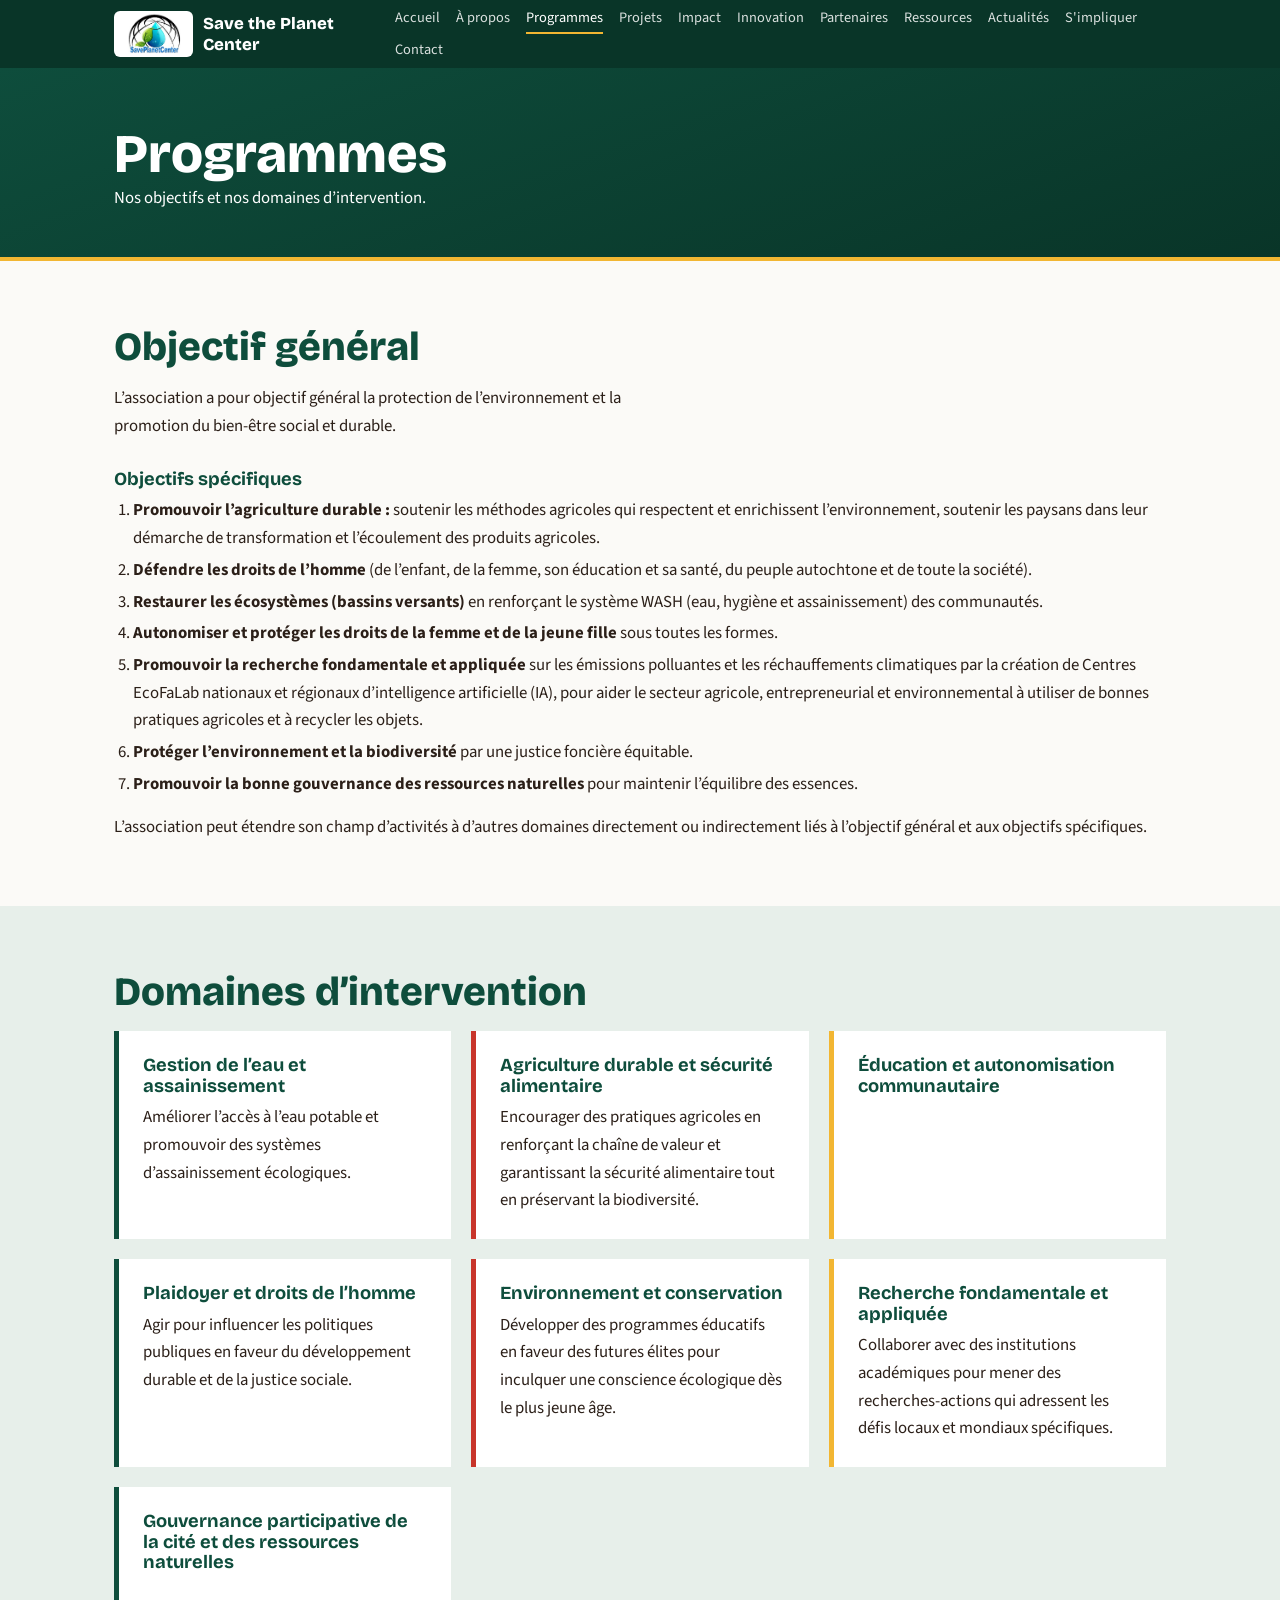
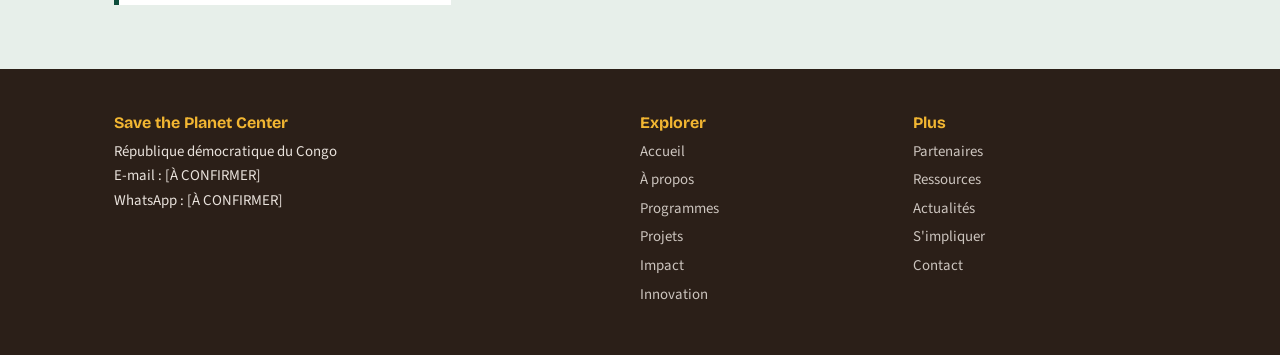
<file: programs.html>
<!DOCTYPE html><html lang="fr"><head><meta charset="utf-8"><meta name="viewport" content="width=device-width,initial-scale=1"><title>Programmes | Save the Planet Center</title><meta name="description" content="Objectifs spécifiques et domaines d’intervention de Save the Planet Center."><link rel="preconnect" href="https://fonts.googleapis.com"><link href="https://fonts.googleapis.com/css2?family=Bricolage+Grotesque:opsz,wght@12..96,700;12..96,800&family=Source+Sans+3:wght@400;600&display=swap" rel="stylesheet"><link rel="stylesheet" href="style.css"></head><body>
<header><div class="w nav"><a class="brand" href="index.html"><img src="logo.png" alt="Logo Save the Planet Center"><span>Save the Planet Center</span></a><button class="menu" aria-expanded="false" aria-controls="mn" onclick="var n=document.getElementById('mn');var o=n.classList.toggle('open');this.setAttribute('aria-expanded',o)">Menu</button><nav id="mn" aria-label="Menu principal"><ul><li><a href="index.html">Accueil</a></li><li><a href="about.html">À propos</a></li><li><a href="programs.html" aria-current=page>Programmes</a></li><li><a href="projects.html">Projets</a></li><li><a href="impact.html">Impact</a></li><li><a href="innovation.html">Innovation</a></li><li><a href="partners.html">Partenaires</a></li><li><a href="resources.html">Ressources</a></li><li><a href="news.html">Actualités</a></li><li><a href="get-involved.html">S'impliquer</a></li><li><a href="contact.html">Contact</a></li></ul></nav></div></header>
<main><div class="banner"><div class="w"><h1>Programmes</h1><p>Nos objectifs et nos domaines d’intervention.</p></div></div>
<section><div class="w"><h2>Objectif général</h2><p class="lead">L’association a pour objectif général la protection de l’environnement et la promotion du bien-être social et durable.</p><h3>Objectifs spécifiques</h3><ol class="n"><li><strong>Promouvoir l’agriculture durable :</strong> soutenir les méthodes agricoles qui respectent et enrichissent l’environnement, soutenir les paysans dans leur démarche de transformation et l’écoulement des produits agricoles.</li><li><strong>Défendre les droits de l’homme</strong> (de l’enfant, de la femme, son éducation et sa santé, du peuple autochtone et de toute la société).</li><li><strong>Restaurer les écosystèmes (bassins versants)</strong> en renforçant le système WASH (eau, hygiène et assainissement) des communautés.</li><li><strong>Autonomiser et protéger les droits de la femme et de la jeune fille</strong> sous toutes les formes.</li><li><strong>Promouvoir la recherche fondamentale et appliquée</strong> sur les émissions polluantes et les réchauffements climatiques par la création de Centres EcoFaLab nationaux et régionaux d’intelligence artificielle (IA), pour aider le secteur agricole, entrepreneurial et environnemental à utiliser de bonnes pratiques agricoles et à recycler les objets.</li><li><strong>Protéger l’environnement et la biodiversité</strong> par une justice foncière équitable.</li><li><strong>Promouvoir la bonne gouvernance des ressources naturelles</strong> pour maintenir l’équilibre des essences.</li></ol><p style="margin-top:16px">L’association peut étendre son champ d’activités à d’autres domaines directement ou indirectement liés à l’objectif général et aux objectifs spécifiques.</p></div></section>
<section class="alt"><div class="w"><h2>Domaines d’intervention</h2><div class="g"><article class="card"><h3>Gestion de l’eau et assainissement</h3><p>Améliorer l’accès à l’eau potable et promouvoir des systèmes d’assainissement écologiques.</p></article><article class="card"><h3>Agriculture durable et sécurité alimentaire</h3><p>Encourager des pratiques agricoles en renforçant la chaîne de valeur et garantissant la sécurité alimentaire tout en préservant la biodiversité.</p></article><article class="card"><h3>Éducation et autonomisation communautaire</h3></article><article class="card"><h3>Plaidoyer et droits de l’homme</h3><p>Agir pour influencer les politiques publiques en faveur du développement durable et de la justice sociale.</p></article><article class="card"><h3>Environnement et conservation</h3><p>Développer des programmes éducatifs en faveur des futures élites pour inculquer une conscience écologique dès le plus jeune âge.</p></article><article class="card"><h3>Recherche fondamentale et appliquée</h3><p>Collaborer avec des institutions académiques pour mener des recherches-actions qui adressent les défis locaux et mondiaux spécifiques.</p></article><article class="card"><h3>Gouvernance participative de la cité et des ressources naturelles</h3></article></div></div></section></main>
<footer><div class="w g"><div><h4>Save the Planet Center</h4><p>République démocratique du Congo<br>E-mail : [À CONFIRMER]<br>WhatsApp : [À CONFIRMER]</p></div><div><h4>Explorer</h4><a href="index.html">Accueil</a><a href="about.html">À propos</a><a href="programs.html">Programmes</a><a href="projects.html">Projets</a><a href="impact.html">Impact</a><a href="innovation.html">Innovation</a></div><div><h4>Plus</h4><a href="partners.html">Partenaires</a><a href="resources.html">Ressources</a><a href="news.html">Actualités</a><a href="get-involved.html">S'impliquer</a><a href="contact.html">Contact</a></div></div></footer></body></html>
</file>
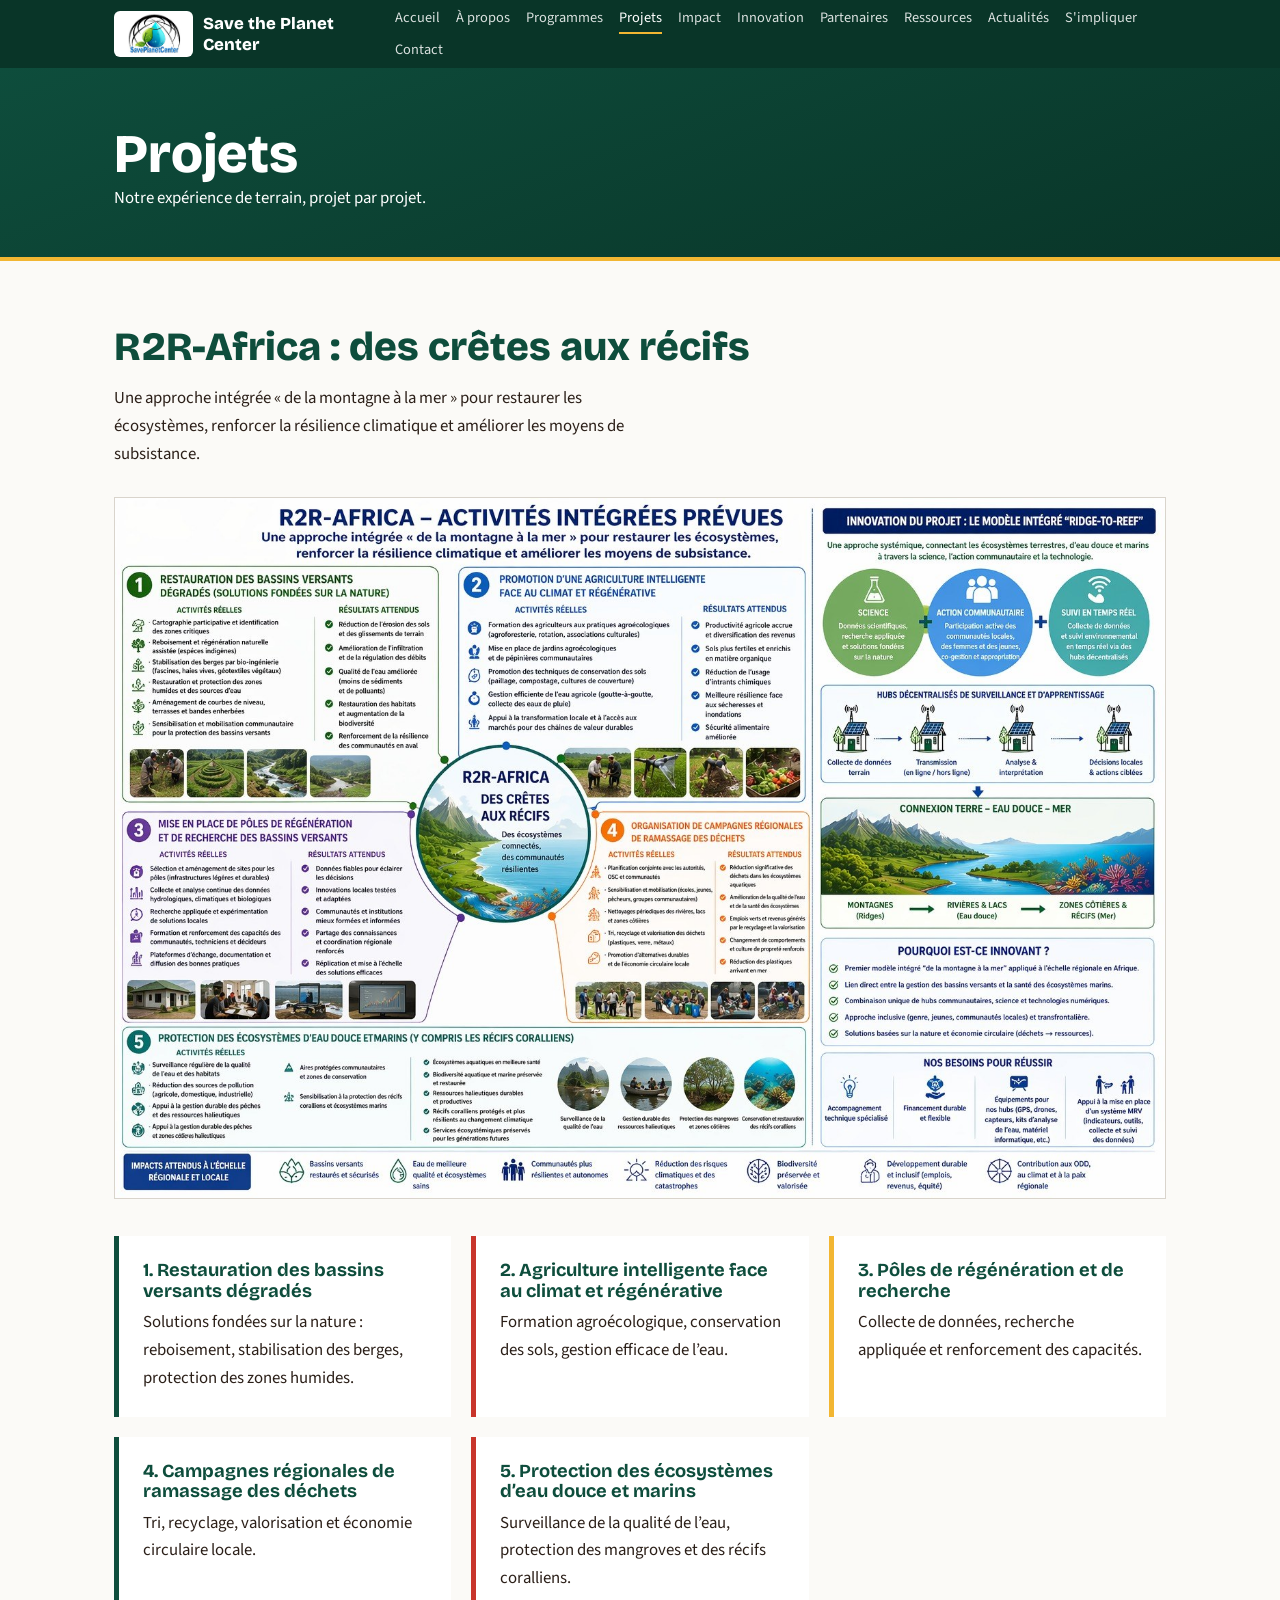
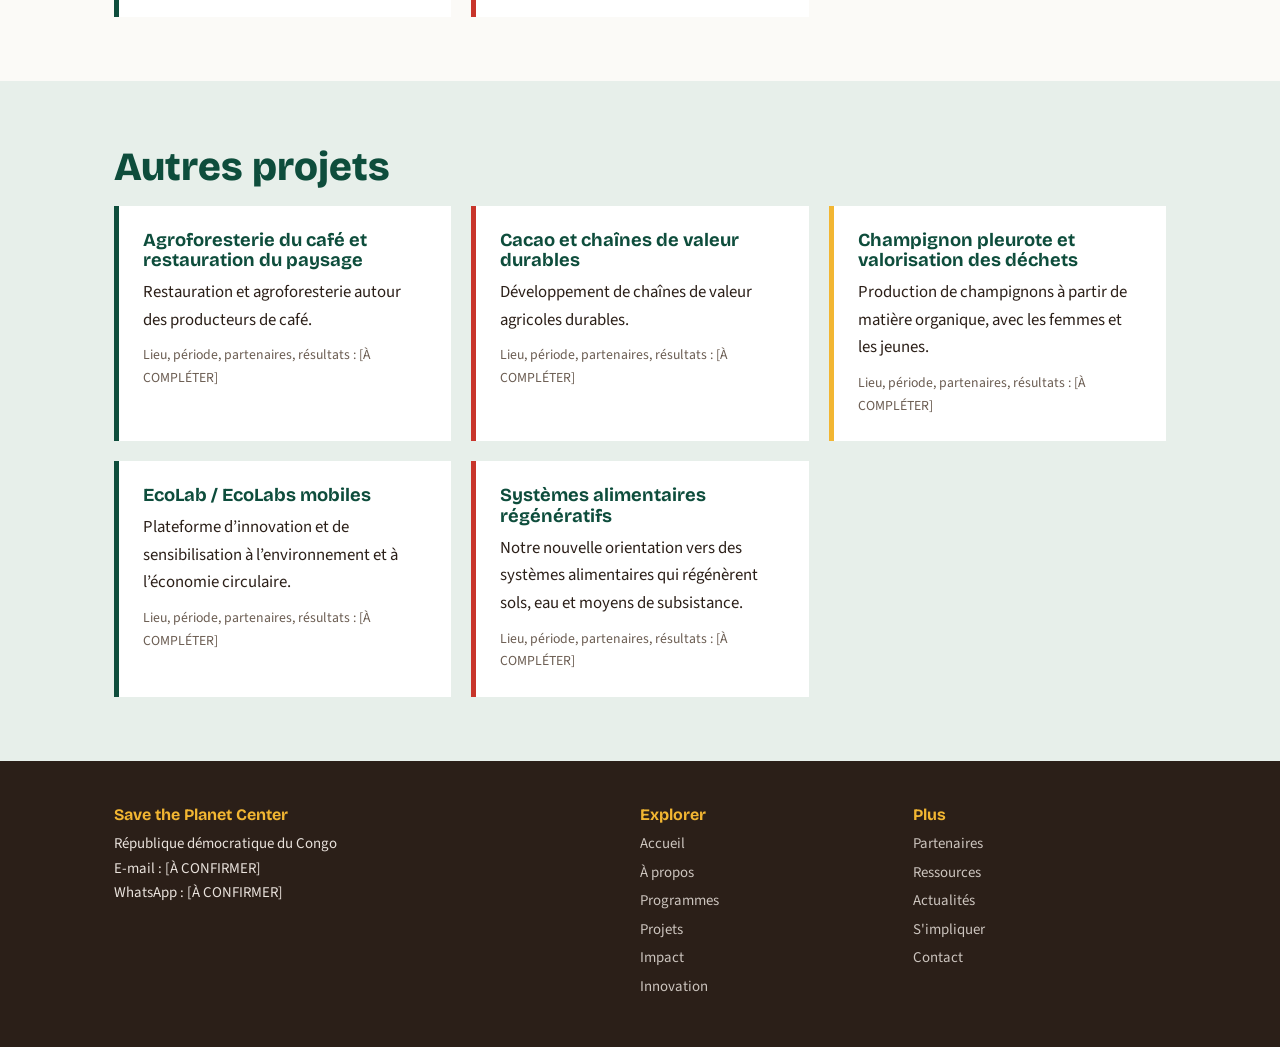
<file: projects.html>
<!DOCTYPE html><html lang="fr"><head><meta charset="utf-8"><meta name="viewport" content="width=device-width,initial-scale=1"><title>Projets | Save the Planet Center</title><meta name="description" content="R2R-Africa et autres projets de Save the Planet Center."><link rel="preconnect" href="https://fonts.googleapis.com"><link href="https://fonts.googleapis.com/css2?family=Bricolage+Grotesque:opsz,wght@12..96,700;12..96,800&family=Source+Sans+3:wght@400;600&display=swap" rel="stylesheet"><link rel="stylesheet" href="style.css"></head><body>
<header><div class="w nav"><a class="brand" href="index.html"><img src="logo.png" alt="Logo Save the Planet Center"><span>Save the Planet Center</span></a><button class="menu" aria-expanded="false" aria-controls="mn" onclick="var n=document.getElementById('mn');var o=n.classList.toggle('open');this.setAttribute('aria-expanded',o)">Menu</button><nav id="mn" aria-label="Menu principal"><ul><li><a href="index.html">Accueil</a></li><li><a href="about.html">À propos</a></li><li><a href="programs.html">Programmes</a></li><li><a href="projects.html" aria-current=page>Projets</a></li><li><a href="impact.html">Impact</a></li><li><a href="innovation.html">Innovation</a></li><li><a href="partners.html">Partenaires</a></li><li><a href="resources.html">Ressources</a></li><li><a href="news.html">Actualités</a></li><li><a href="get-involved.html">S'impliquer</a></li><li><a href="contact.html">Contact</a></li></ul></nav></div></header>
<main><div class="banner"><div class="w"><h1>Projets</h1><p>Notre expérience de terrain, projet par projet.</p></div></div>
<section><div class="w"><h2>R2R-Africa : des crêtes aux récifs</h2><p class="lead">Une approche intégrée « de la montagne à la mer » pour restaurer les écosystèmes, renforcer la résilience climatique et améliorer les moyens de subsistance.</p>
<figure class="fig"><a href="r2r-africa.jpg"><img src="r2r-africa.jpg" alt="Infographie R2R-Africa : activités intégrées prévues, modèle Ridge-to-Reef"></a></figure>
<div style="margin-top:28px"><div class="g"><article class="card"><h3>1. Restauration des bassins versants dégradés</h3><p>Solutions fondées sur la nature : reboisement, stabilisation des berges, protection des zones humides.</p></article><article class="card"><h3>2. Agriculture intelligente face au climat et régénérative</h3><p>Formation agroécologique, conservation des sols, gestion efficace de l’eau.</p></article><article class="card"><h3>3. Pôles de régénération et de recherche</h3><p>Collecte de données, recherche appliquée et renforcement des capacités.</p></article><article class="card"><h3>4. Campagnes régionales de ramassage des déchets</h3><p>Tri, recyclage, valorisation et économie circulaire locale.</p></article><article class="card"><h3>5. Protection des écosystèmes d’eau douce et marins</h3><p>Surveillance de la qualité de l’eau, protection des mangroves et des récifs coralliens.</p></article></div></div></div></section>
<section class="alt"><div class="w"><h2>Autres projets</h2><div class="g"><article class="card"><h3>Agroforesterie du café et restauration du paysage</h3><p>Restauration et agroforesterie autour des producteurs de café.</p><span class="meta">Lieu, période, partenaires, résultats : [À COMPLÉTER]</span></article><article class="card"><h3>Cacao et chaînes de valeur durables</h3><p>Développement de chaînes de valeur agricoles durables.</p><span class="meta">Lieu, période, partenaires, résultats : [À COMPLÉTER]</span></article><article class="card"><h3>Champignon pleurote et valorisation des déchets</h3><p>Production de champignons à partir de matière organique, avec les femmes et les jeunes.</p><span class="meta">Lieu, période, partenaires, résultats : [À COMPLÉTER]</span></article><article class="card"><h3>EcoLab / EcoLabs mobiles</h3><p>Plateforme d’innovation et de sensibilisation à l’environnement et à l’économie circulaire.</p><span class="meta">Lieu, période, partenaires, résultats : [À COMPLÉTER]</span></article><article class="card"><h3>Systèmes alimentaires régénératifs</h3><p>Notre nouvelle orientation vers des systèmes alimentaires qui régénèrent sols, eau et moyens de subsistance.</p><span class="meta">Lieu, période, partenaires, résultats : [À COMPLÉTER]</span></article></div></div></section></main>
<footer><div class="w g"><div><h4>Save the Planet Center</h4><p>République démocratique du Congo<br>E-mail : [À CONFIRMER]<br>WhatsApp : [À CONFIRMER]</p></div><div><h4>Explorer</h4><a href="index.html">Accueil</a><a href="about.html">À propos</a><a href="programs.html">Programmes</a><a href="projects.html">Projets</a><a href="impact.html">Impact</a><a href="innovation.html">Innovation</a></div><div><h4>Plus</h4><a href="partners.html">Partenaires</a><a href="resources.html">Ressources</a><a href="news.html">Actualités</a><a href="get-involved.html">S'impliquer</a><a href="contact.html">Contact</a></div></div></footer></body></html>
</file>
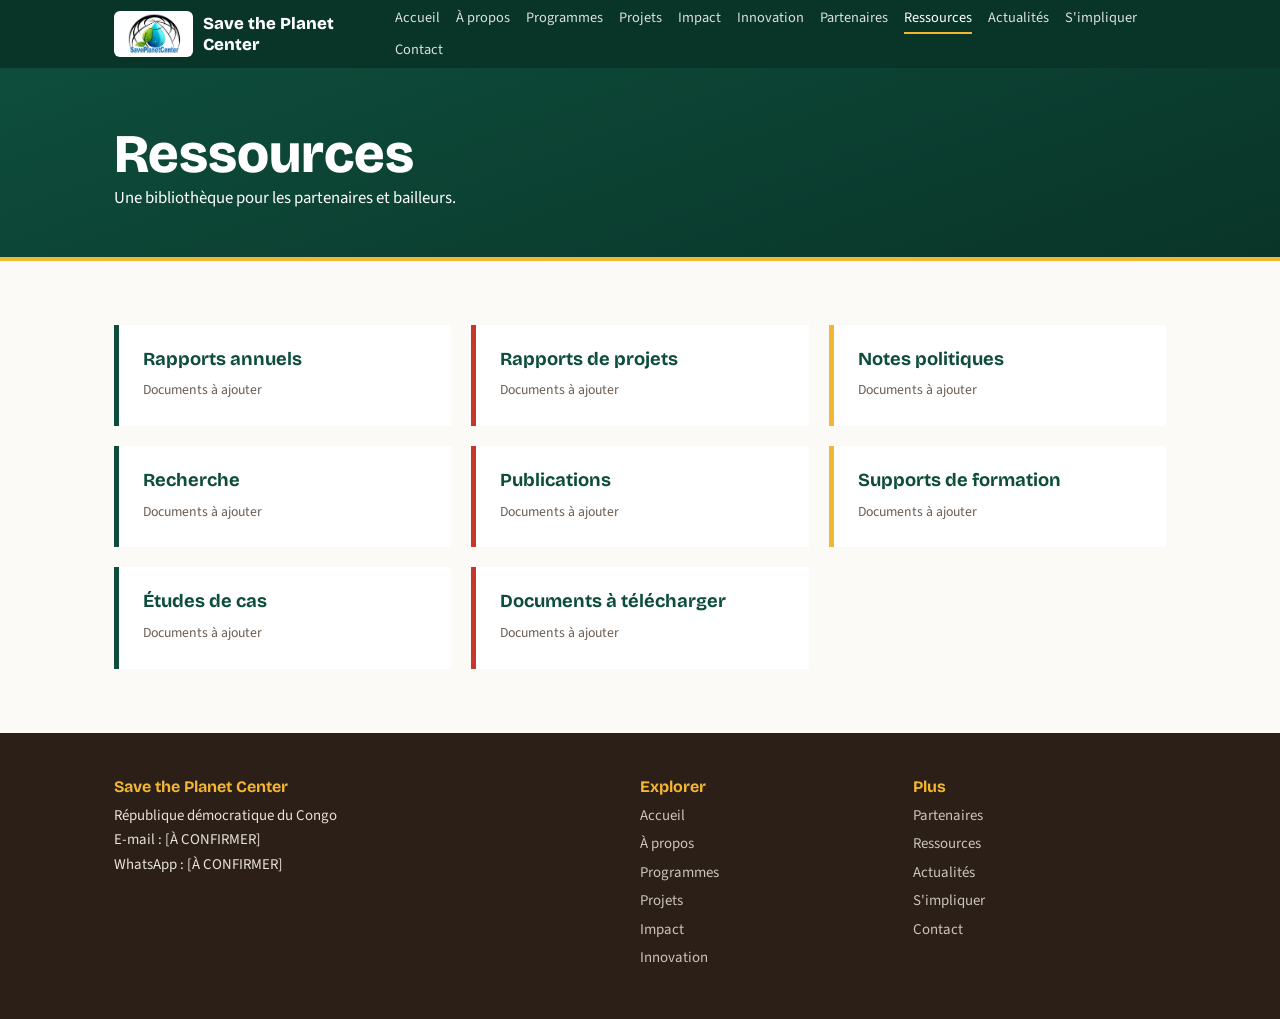
<file: resources.html>
<!DOCTYPE html><html lang="fr"><head><meta charset="utf-8"><meta name="viewport" content="width=device-width,initial-scale=1"><title>Ressources | Save the Planet Center</title><meta name="description" content="Rapports et publications."><link rel="preconnect" href="https://fonts.googleapis.com"><link href="https://fonts.googleapis.com/css2?family=Bricolage+Grotesque:opsz,wght@12..96,700;12..96,800&family=Source+Sans+3:wght@400;600&display=swap" rel="stylesheet"><link rel="stylesheet" href="style.css"></head><body>
<header><div class="w nav"><a class="brand" href="index.html"><img src="logo.png" alt="Logo Save the Planet Center"><span>Save the Planet Center</span></a><button class="menu" aria-expanded="false" aria-controls="mn" onclick="var n=document.getElementById('mn');var o=n.classList.toggle('open');this.setAttribute('aria-expanded',o)">Menu</button><nav id="mn" aria-label="Menu principal"><ul><li><a href="index.html">Accueil</a></li><li><a href="about.html">À propos</a></li><li><a href="programs.html">Programmes</a></li><li><a href="projects.html">Projets</a></li><li><a href="impact.html">Impact</a></li><li><a href="innovation.html">Innovation</a></li><li><a href="partners.html">Partenaires</a></li><li><a href="resources.html" aria-current=page>Ressources</a></li><li><a href="news.html">Actualités</a></li><li><a href="get-involved.html">S'impliquer</a></li><li><a href="contact.html">Contact</a></li></ul></nav></div></header>
<main><div class="banner"><div class="w"><h1>Ressources</h1><p>Une bibliothèque pour les partenaires et bailleurs.</p></div></div><section><div class="w"><div class="g"><article class="card"><h3>Rapports annuels</h3><span class="meta">Documents à ajouter</span></article><article class="card"><h3>Rapports de projets</h3><span class="meta">Documents à ajouter</span></article><article class="card"><h3>Notes politiques</h3><span class="meta">Documents à ajouter</span></article><article class="card"><h3>Recherche</h3><span class="meta">Documents à ajouter</span></article><article class="card"><h3>Publications</h3><span class="meta">Documents à ajouter</span></article><article class="card"><h3>Supports de formation</h3><span class="meta">Documents à ajouter</span></article><article class="card"><h3>Études de cas</h3><span class="meta">Documents à ajouter</span></article><article class="card"><h3>Documents à télécharger</h3><span class="meta">Documents à ajouter</span></article></div></div></section></main>
<footer><div class="w g"><div><h4>Save the Planet Center</h4><p>République démocratique du Congo<br>E-mail : [À CONFIRMER]<br>WhatsApp : [À CONFIRMER]</p></div><div><h4>Explorer</h4><a href="index.html">Accueil</a><a href="about.html">À propos</a><a href="programs.html">Programmes</a><a href="projects.html">Projets</a><a href="impact.html">Impact</a><a href="innovation.html">Innovation</a></div><div><h4>Plus</h4><a href="partners.html">Partenaires</a><a href="resources.html">Ressources</a><a href="news.html">Actualités</a><a href="get-involved.html">S'impliquer</a><a href="contact.html">Contact</a></div></div></footer></body></html>
</file>
<file: style.css>
:root{--c:#0E4D3C;--cd:#093528;--r:#C8352B;--s:#F2B632;--t:#2B1F18;--m:#E7EFEA;--p:#FBFAF7;--h:'Bricolage Grotesque',Georgia,sans-serif;--b:'Source Sans 3',Arial,sans-serif}
*{box-sizing:border-box;margin:0}body{font:400 1.05rem/1.65 var(--b);color:var(--t);background:var(--p)}
h1,h2,h3{font-family:var(--h);line-height:1.12}a{color:inherit}:focus-visible{outline:3px solid var(--s);outline-offset:3px}
.w{max-width:1100px;margin:0 auto;padding:0 24px}section{padding:64px 0}.alt{background:var(--m)}
h2{font-size:clamp(1.7rem,3.6vw,2.5rem);font-weight:800;color:var(--c);margin-bottom:16px}h3{font-size:1.15rem;color:var(--c);margin-bottom:8px}
.lead{max-width:66ch;margin-bottom:28px}
header{background:var(--cd);color:#fff;position:sticky;top:0;z-index:9}.nav{display:flex;align-items:center;justify-content:space-between;gap:14px;min-height:68px}
.brand{display:flex;align-items:center;gap:10px;text-decoration:none;font:800 1.05rem var(--h)}.brand img{height:46px;background:#fff;border-radius:6px;padding:2px}
nav ul{display:flex;flex-wrap:wrap;gap:4px 16px;list-style:none;padding:0}nav a{text-decoration:none;font-size:.9rem;opacity:.85;padding:4px 0;border-bottom:2px solid transparent}
nav a:hover,nav a[aria-current]{opacity:1;border-color:var(--s)}.menu{display:none;background:none;border:2px solid #fff;color:#fff;padding:8px 14px;font:700 .95rem var(--h);border-radius:4px;cursor:pointer}
.btn{display:inline-block;padding:12px 22px;border-radius:4px;font:700 .95rem var(--h);text-decoration:none;border:2px solid transparent}.red{background:var(--r);color:#fff}.sun{background:var(--s);color:var(--t)}.gh{border-color:#fff;color:#fff}
.hero,.banner{background:linear-gradient(160deg,var(--c),var(--cd));color:#fff}.hero{padding:96px 0 84px}.banner{padding:56px 0 44px;border-bottom:4px solid var(--s)}
.hero h1{font-size:clamp(2.4rem,6vw,4.6rem);font-weight:800}.banner h1{font-size:clamp(2rem,5vw,3.4rem);font-weight:800}
.tag{font:700 clamp(1.1rem,2.3vw,1.5rem) var(--h);color:var(--s);margin:18px 0 12px;max-width:36ch}.hero p,.banner p{max-width:62ch}.cta{display:flex;flex-wrap:wrap;gap:12px;margin-top:28px}
.g{display:grid;grid-template-columns:repeat(3,1fr);gap:20px}.g2{grid-template-columns:repeat(2,1fr)}.g4{grid-template-columns:repeat(4,1fr)}
.card{background:#fff;padding:24px;border-left:5px solid var(--c)}.card:nth-child(3n+2){border-color:var(--r)}.card:nth-child(3n){border-color:var(--s)}
.card ul,ol.n{padding-left:1.2rem}.card li,ol.n li{margin:4px 0}.meta{display:block;margin-top:10px;font-size:.86rem;color:#6b5d52}
.vm{display:grid;grid-template-columns:1fr 1fr;gap:20px}.vm div{padding:28px;background:var(--c);color:#fff}.vm div+div{background:var(--r)}.vm h3{color:#fff;opacity:.85;font-size:.95rem}.vm p{font:700 1.2rem/1.35 var(--h)}
.stats{display:grid;grid-template-columns:repeat(4,1fr);gap:28px 20px}.stats b{display:block;font:800 clamp(2rem,4vw,3rem) var(--h);color:var(--s);line-height:1}.dark{background:var(--cd);color:#fff}.dark h2{color:#fff}
.logos{display:grid;grid-template-columns:repeat(5,1fr);gap:18px;align-items:stretch}.logos figure{background:#fff;padding:16px;text-align:center;border:1px solid #d9d4cc;display:flex;flex-direction:column;justify-content:space-between;gap:10px}
.logos img{width:100%;height:110px;object-fit:contain}.logos figcaption{font-size:.85rem;line-height:1.35}
.fig img{width:100%;height:auto;border:1px solid #d9d4cc;background:#fff}
.todo{border:2px dashed var(--r);padding:12px 14px;color:#a8281f;font-size:.93rem;background:#fff}
form{display:grid;gap:14px;max-width:620px}label{display:grid;gap:5px;font-weight:600;font-size:.95rem}input,textarea{font:inherit;padding:11px;border:1.5px solid #b9b2aa;border-radius:3px}textarea{min-height:130px}
.join{background:var(--r);color:#fff}.join h2{color:#fff}.join .card{color:var(--t)}
footer{background:#2B1F18;color:#e9e2dc;padding:44px 0;font-size:.93rem}footer .g{grid-template-columns:2fr 1fr 1fr}footer a{display:block;text-decoration:none;margin:4px 0;opacity:.85}footer h4{font:700 1rem var(--h);color:var(--s);margin-bottom:8px}
@media(max-width:960px){.menu{display:block}nav{display:none;position:absolute;left:0;right:0;top:100%;background:var(--cd);padding:12px 24px 20px}nav.open{display:block}nav ul{flex-direction:column;gap:6px}header{position:relative}
.g,.g2,.g4,.stats,.vm,.logos,footer .g{grid-template-columns:1fr 1fr}}
@media(max-width:560px){.g,.g2,.g4,.stats,.vm,.logos,footer .g{grid-template-columns:1fr}section{padding:48px 0}}
</file>
